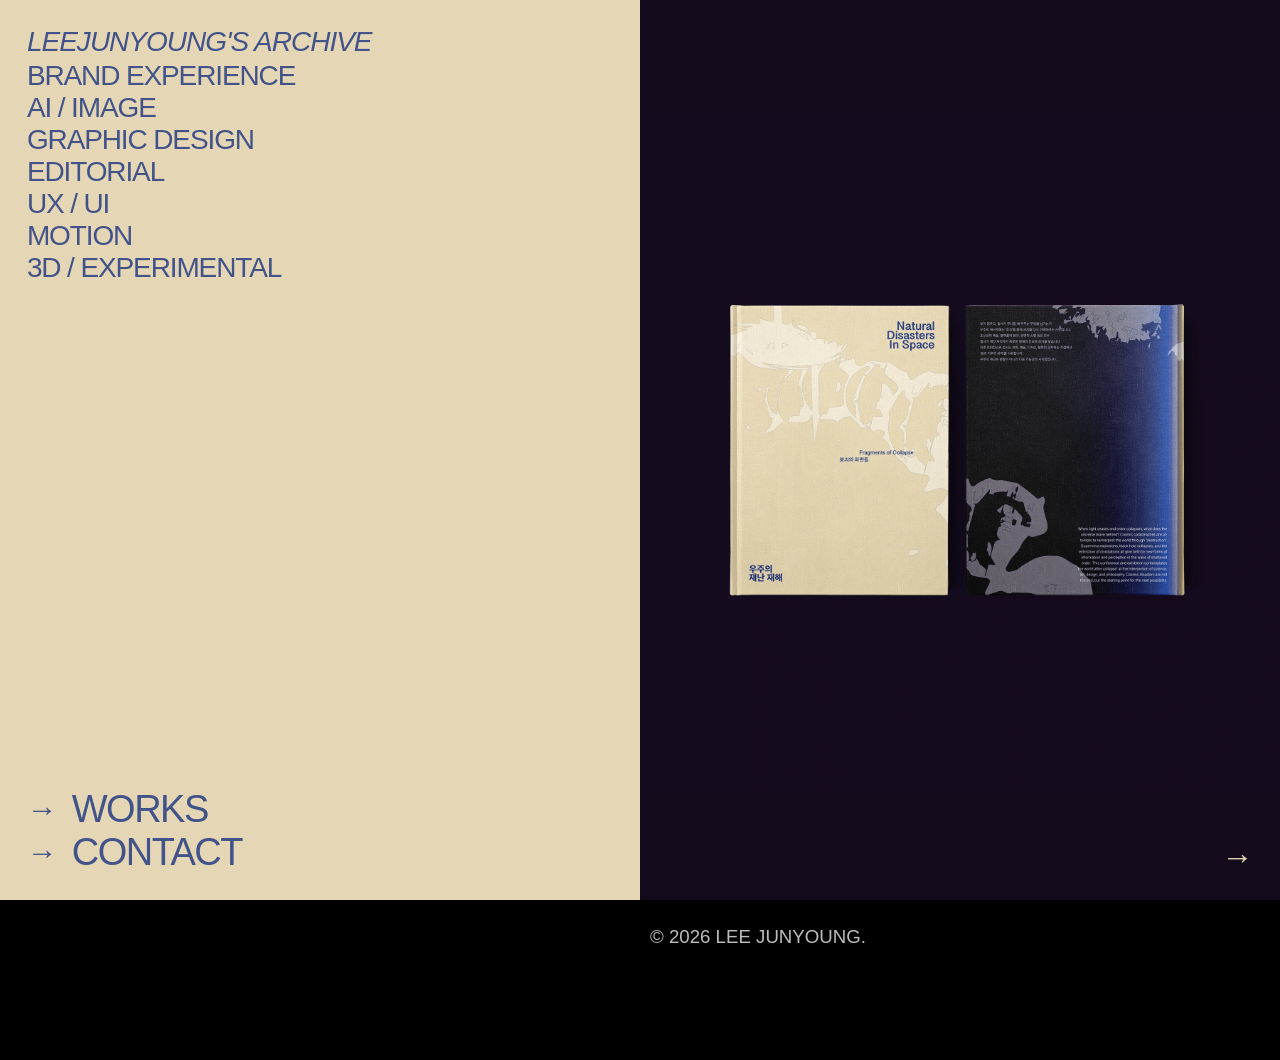
<file: index.html>
<!DOCTYPE html>
<html lang="en">
<head>
  <meta charset="UTF-8">
  <meta name="viewport" content="width=device-width, initial-scale=1.0">
  <title>Leejunyoung's Archive</title>
  <link rel="stylesheet" href="style.css?v=20260911-edge-fill">
  <meta name="description" content="Leejunyoung's Archive — 브랜드 경험, 그래픽 디자인, AI 이미지 포트폴리오.">
</head>
<body class="archive-page" data-theme="space-disasters">
  <main class="archive">
    <!-- LEFT -->
    <section class="archive-left">
      <div class="archive-info">
        <h1 class="archive-title">LEEJUNYOUNG'S ARCHIVE</h1>

        <nav class="category-list">
          <a href="#" data-category="brand" data-theme="sheer">BRAND EXPERIENCE</a>
          <a href="#" data-category="ai" data-theme="makeup-thumbnails">AI / IMAGE</a>
          <a href="#" data-category="graphic" data-theme="hanacard">GRAPHIC DESIGN</a>
          <a href="#" data-category="editorial" data-theme="space-disasters">EDITORIAL</a>
          <a href="#" data-category="uxui">UX / UI</a>
          <a href="#" data-category="motion">MOTION</a>
          <a href="#" data-category="experimental">3D / EXPERIMENTAL</a>
        </nav>
      </div>

      <!-- BOTTOM MENU -->
      <nav class="main-menu">
        <a href="works.html">
          <span class="arrow">→</span>
          <span>WORKS</span>
        </a>
        <a href="mailto:candy008777@gmail.com">
          <span class="arrow">→</span>
          <span>CONTACT</span>
        </a>
      </nav>
    </section>

    <!-- RIGHT -->
    <a class="archive-right" href="space-disasters.html" aria-label="우주의 재난재해 프로젝트 보기"></a>
    <button class="theme-next" type="button" aria-label="다음 프로젝트 보기">→</button>
  </main>

  <script src="script.js?v=20260911-cover-background"></script>
  <footer class="site-copyright"><p>© 2026 LEE JUNYOUNG.</p></footer>
</body>
</html>
</file>
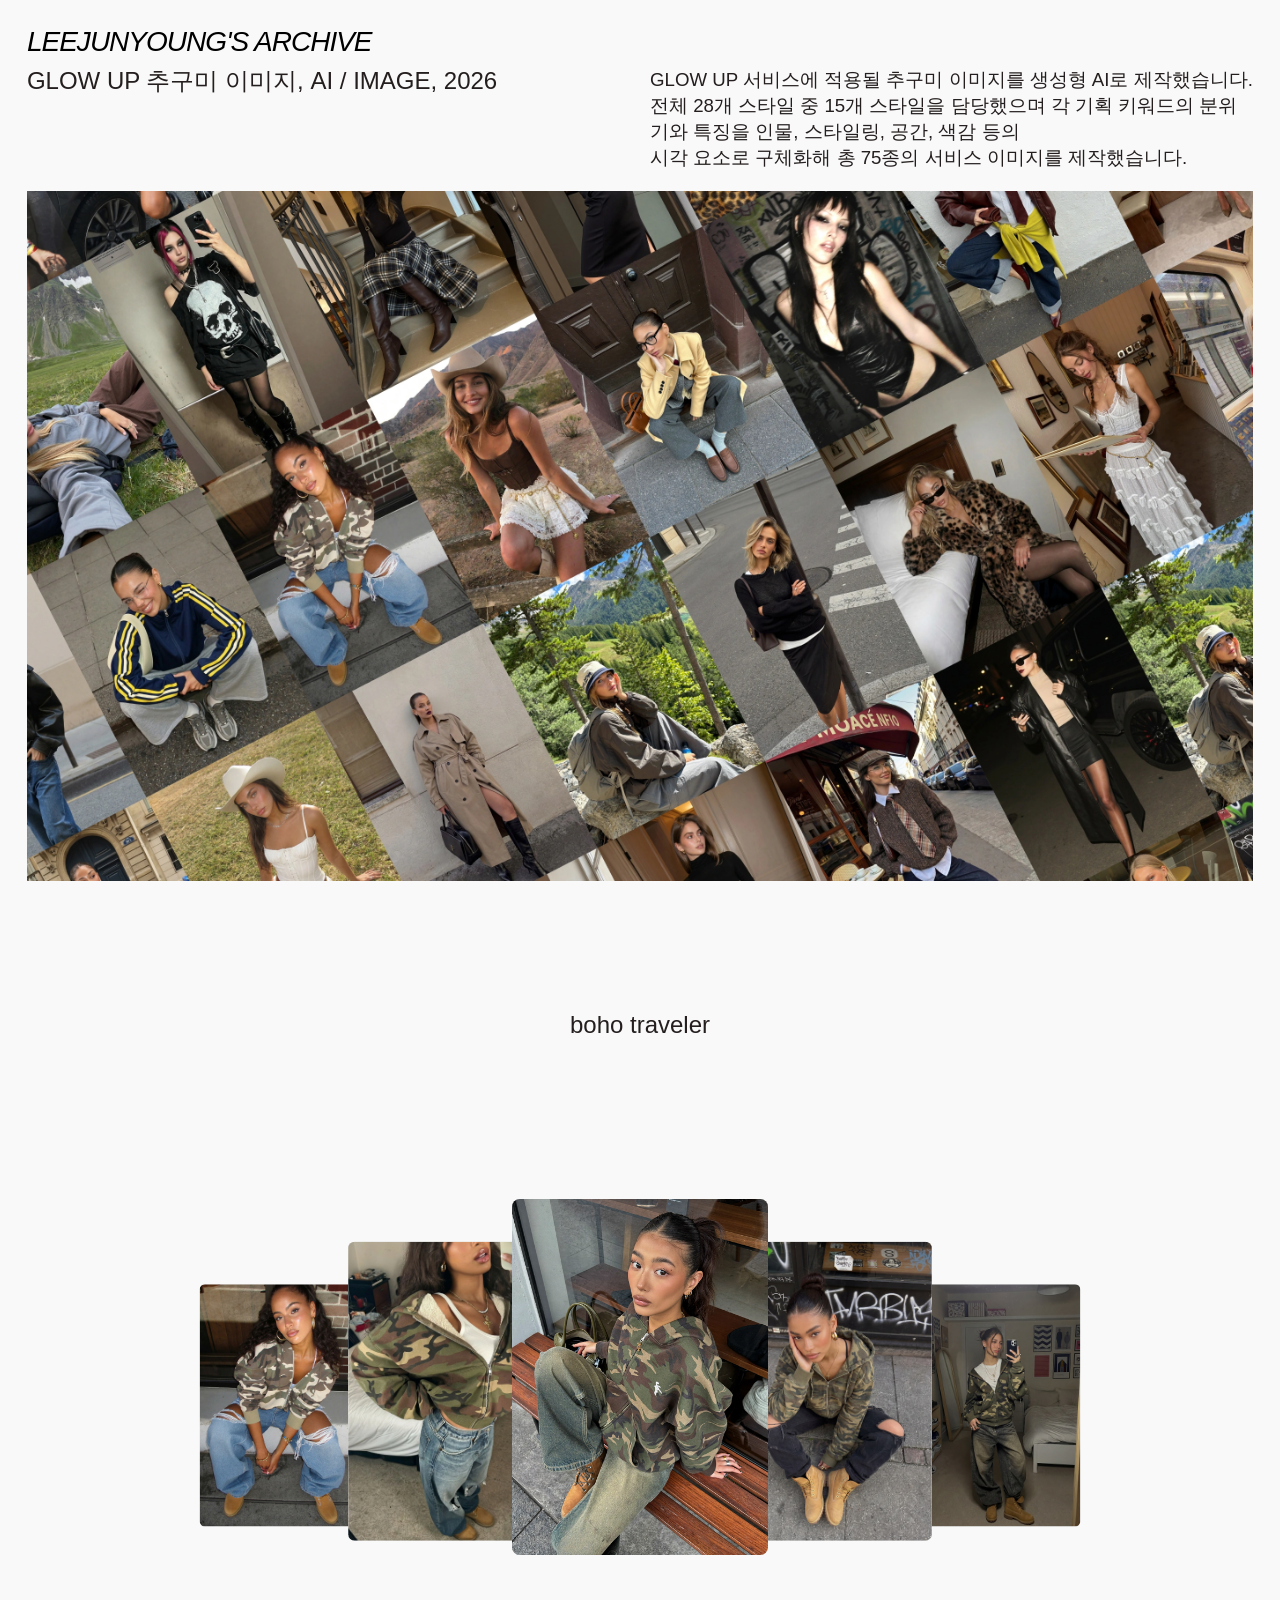
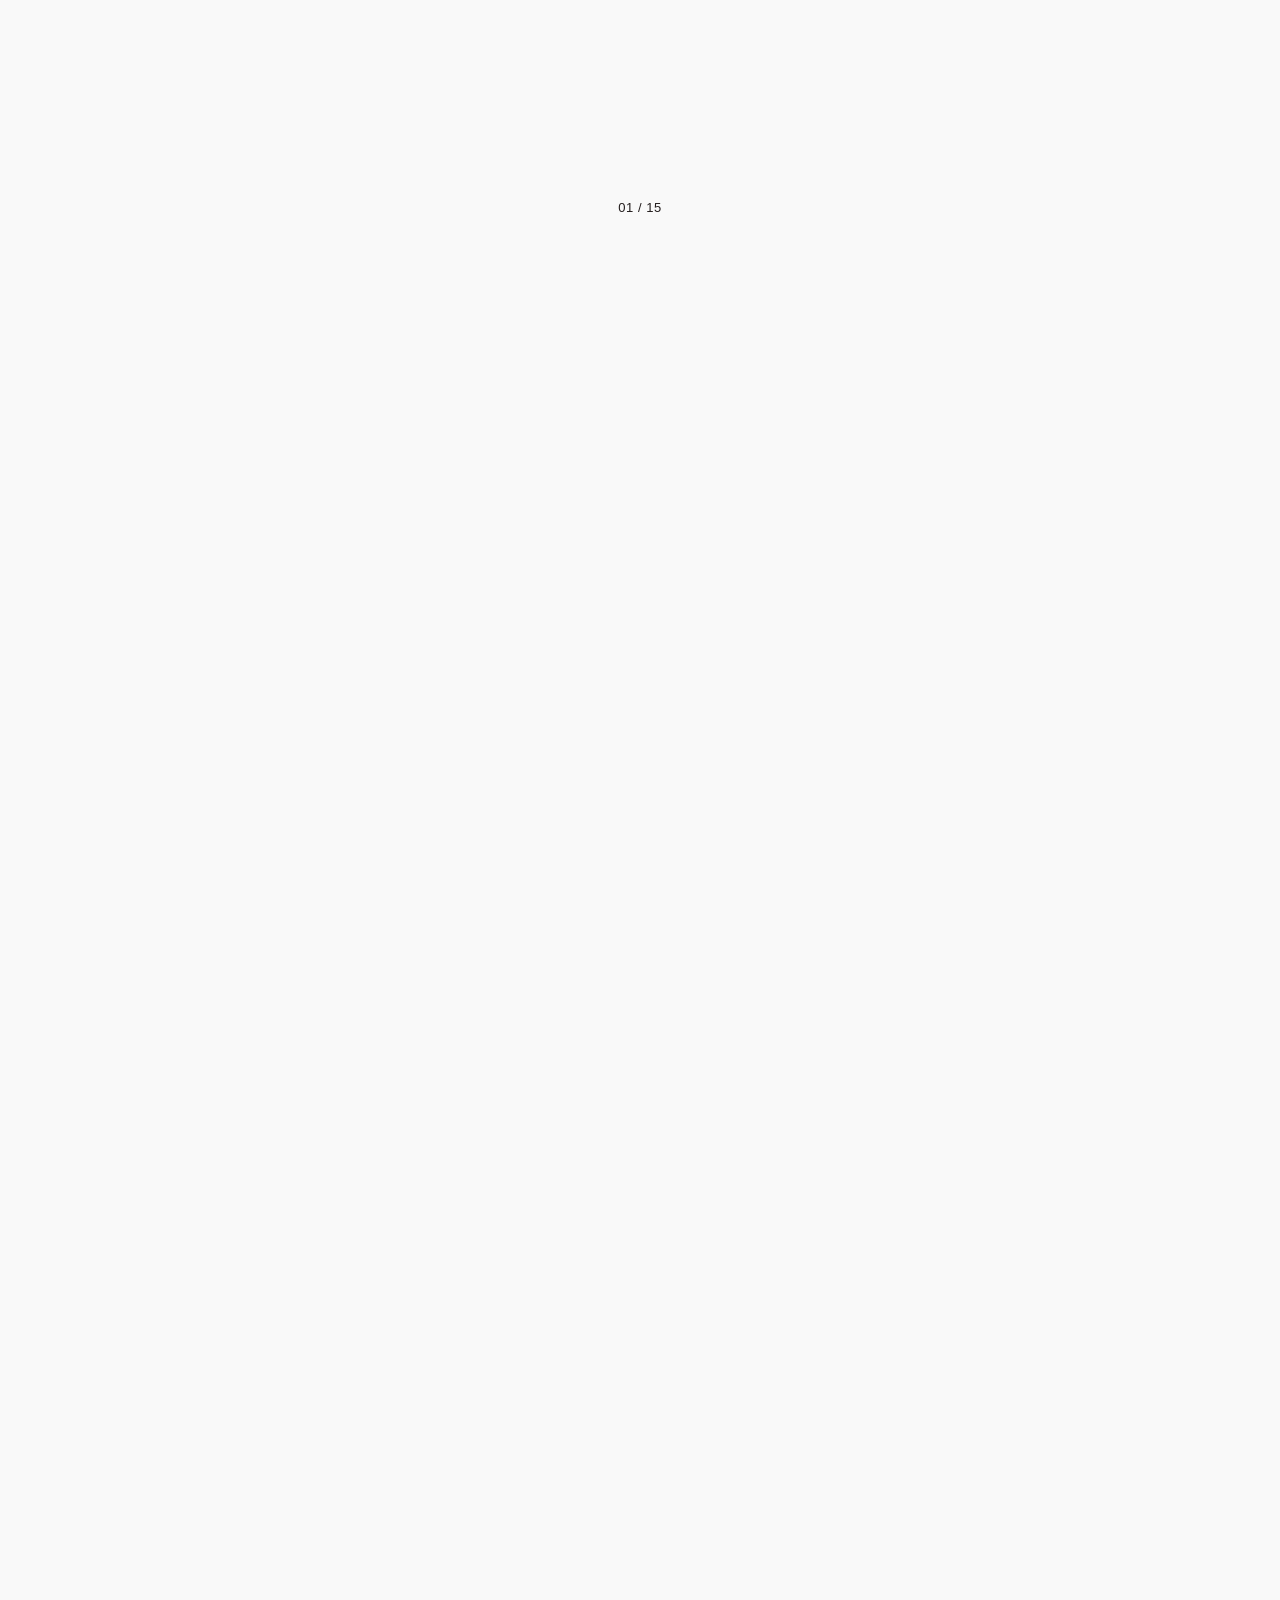
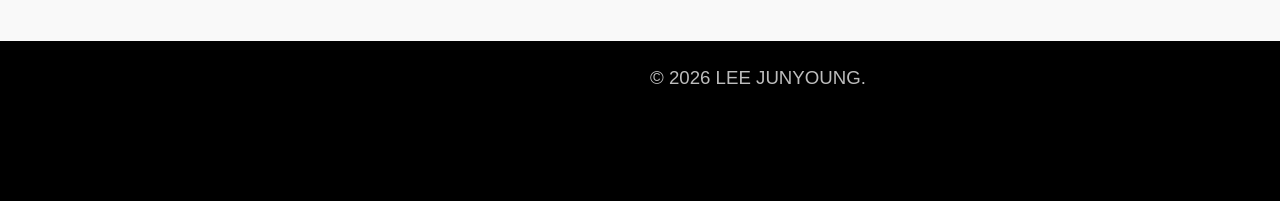
<file: glow-up.html>
<!DOCTYPE html>
<html lang="ko">
<head>
  <meta charset="UTF-8">
  <meta name="viewport" content="width=device-width, initial-scale=1.0">
  <title>GLOW UP 추구미 이미지 — Leejunyoung's Archive</title>
  <link rel="stylesheet" href="style.css?v=20260911-proportional-cards">
  <meta name="description" content="GLOW UP 추구미 이미지 — Leejunyoung's Archive — 브랜드 경험, 그래픽 디자인, AI 이미지 포트폴리오.">
</head>
<body class="project-page glow-page">
  <header class="project-header project-columns glow-header">
    <div class="project-heading">
      <a class="project-logo" href="index.html">LEEJUNYOUNG'S ARCHIVE</a>
      <p>GLOW UP 추구미 이미지, AI / IMAGE, 2026</p>
    </div>

    <p class="project-intro glow-intro">
      GLOW UP 서비스에 적용될 추구미 이미지를 생성형 AI로 제작했습니다.<br>
      전체 28개 스타일 중 15개 스타일을 담당했으며 각 기획 키워드의 분위기와 특징을 인물, 스타일링, 공간, 색감 등의<br>
      시각 요소로 구체화해 총 75종의 서비스 이미지를 제작했습니다.
    </p>
  </header>

  <figure class="glow-hero">
    <img src="images/glow-up/glow-up-intro.webp" alt="GLOW UP 추구미 이미지 스타일 콜라주" width="2784" height="1566" decoding="async">
  </figure>

  <main class="glow-scroll" aria-label="GLOW UP 이미지 카테고리 갤러리">
    <section class="glow-stage" aria-live="polite">
      <p class="glow-category">boho traveler</p>

      <div class="glow-fan">
        <figure class="glow-card glow-card--far-left"><img alt=""></figure>
        <figure class="glow-card glow-card--left"><img alt=""></figure>
        <figure class="glow-card glow-card--center"><img alt=""></figure>
        <figure class="glow-card glow-card--right"><img alt=""></figure>
        <figure class="glow-card glow-card--far-right"><img alt=""></figure>
      </div>

      <p class="glow-counter"><span>01</span> / 15</p>
    </section>
  </main>

  <script src="glow-up.js?v=20260911-webp"></script>
  <footer class="site-copyright"><p>© 2026 LEE JUNYOUNG.</p></footer>
</body>
</html>
</file>
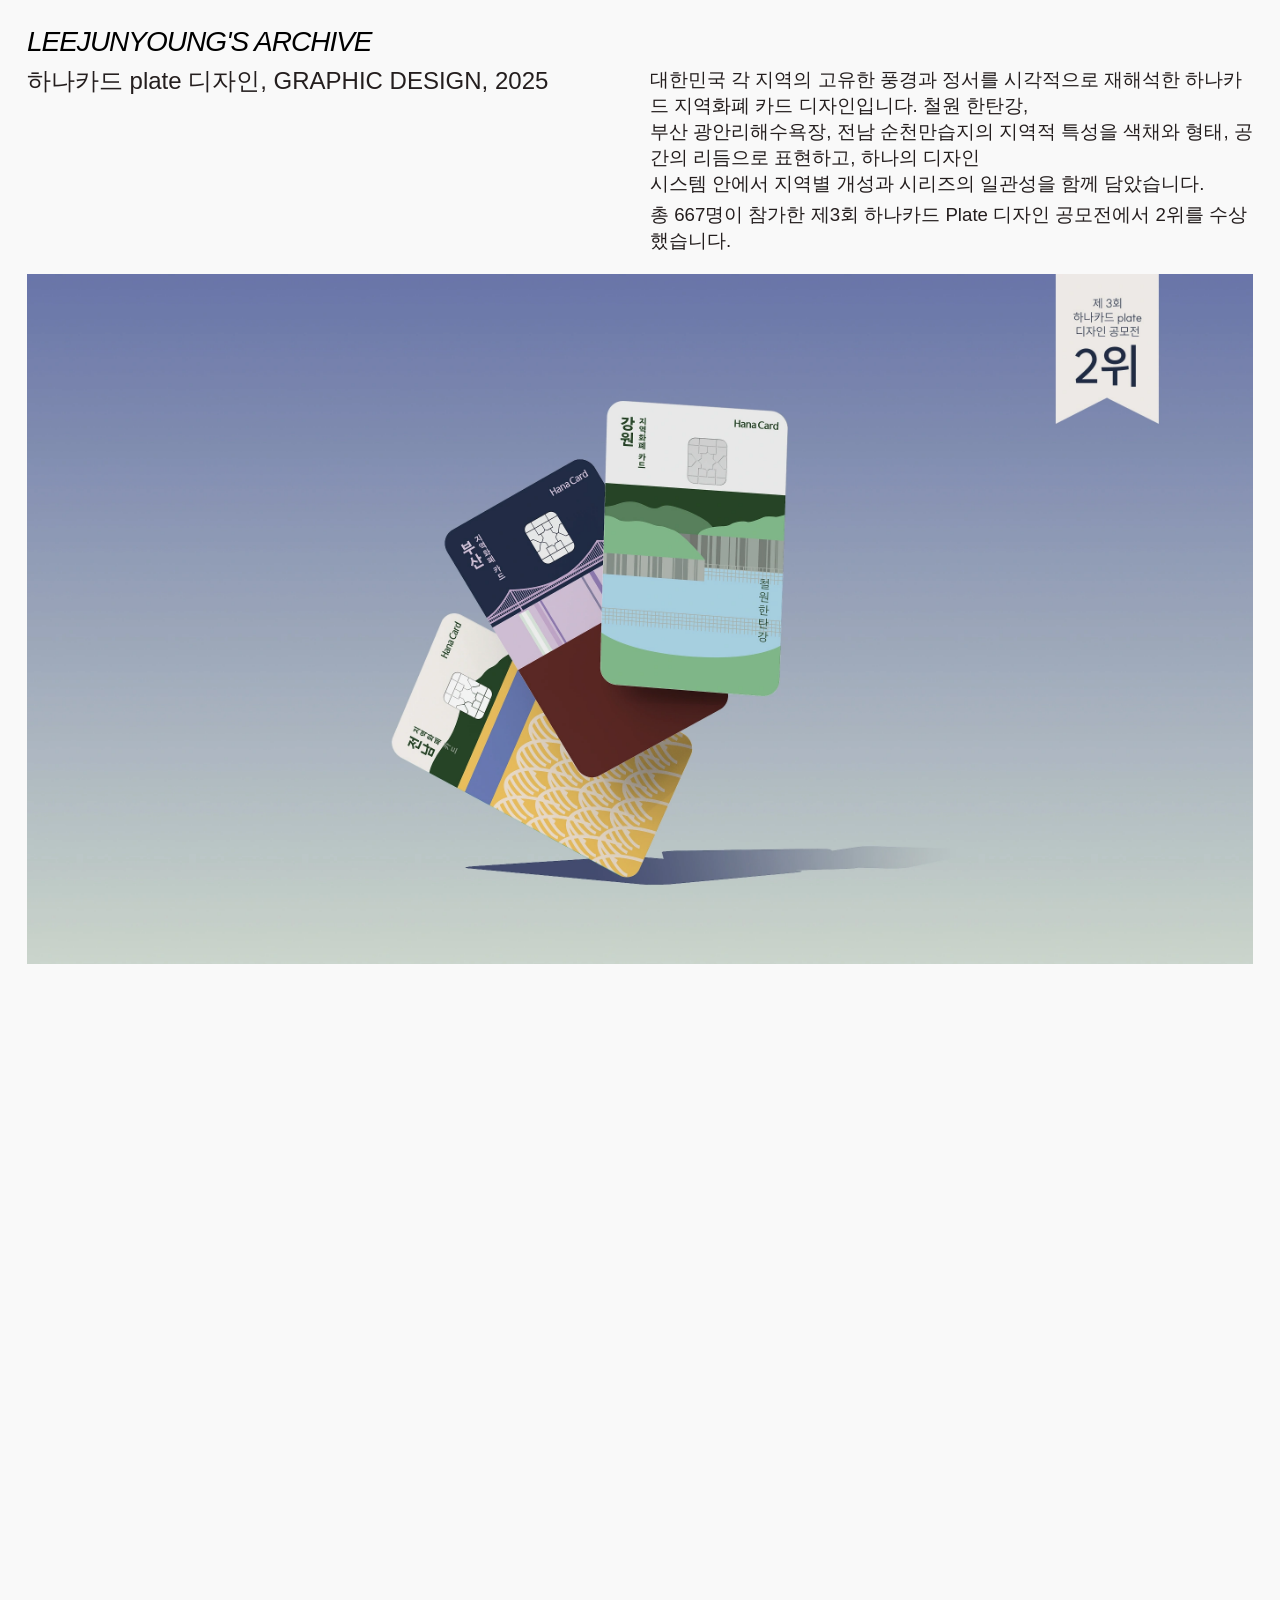
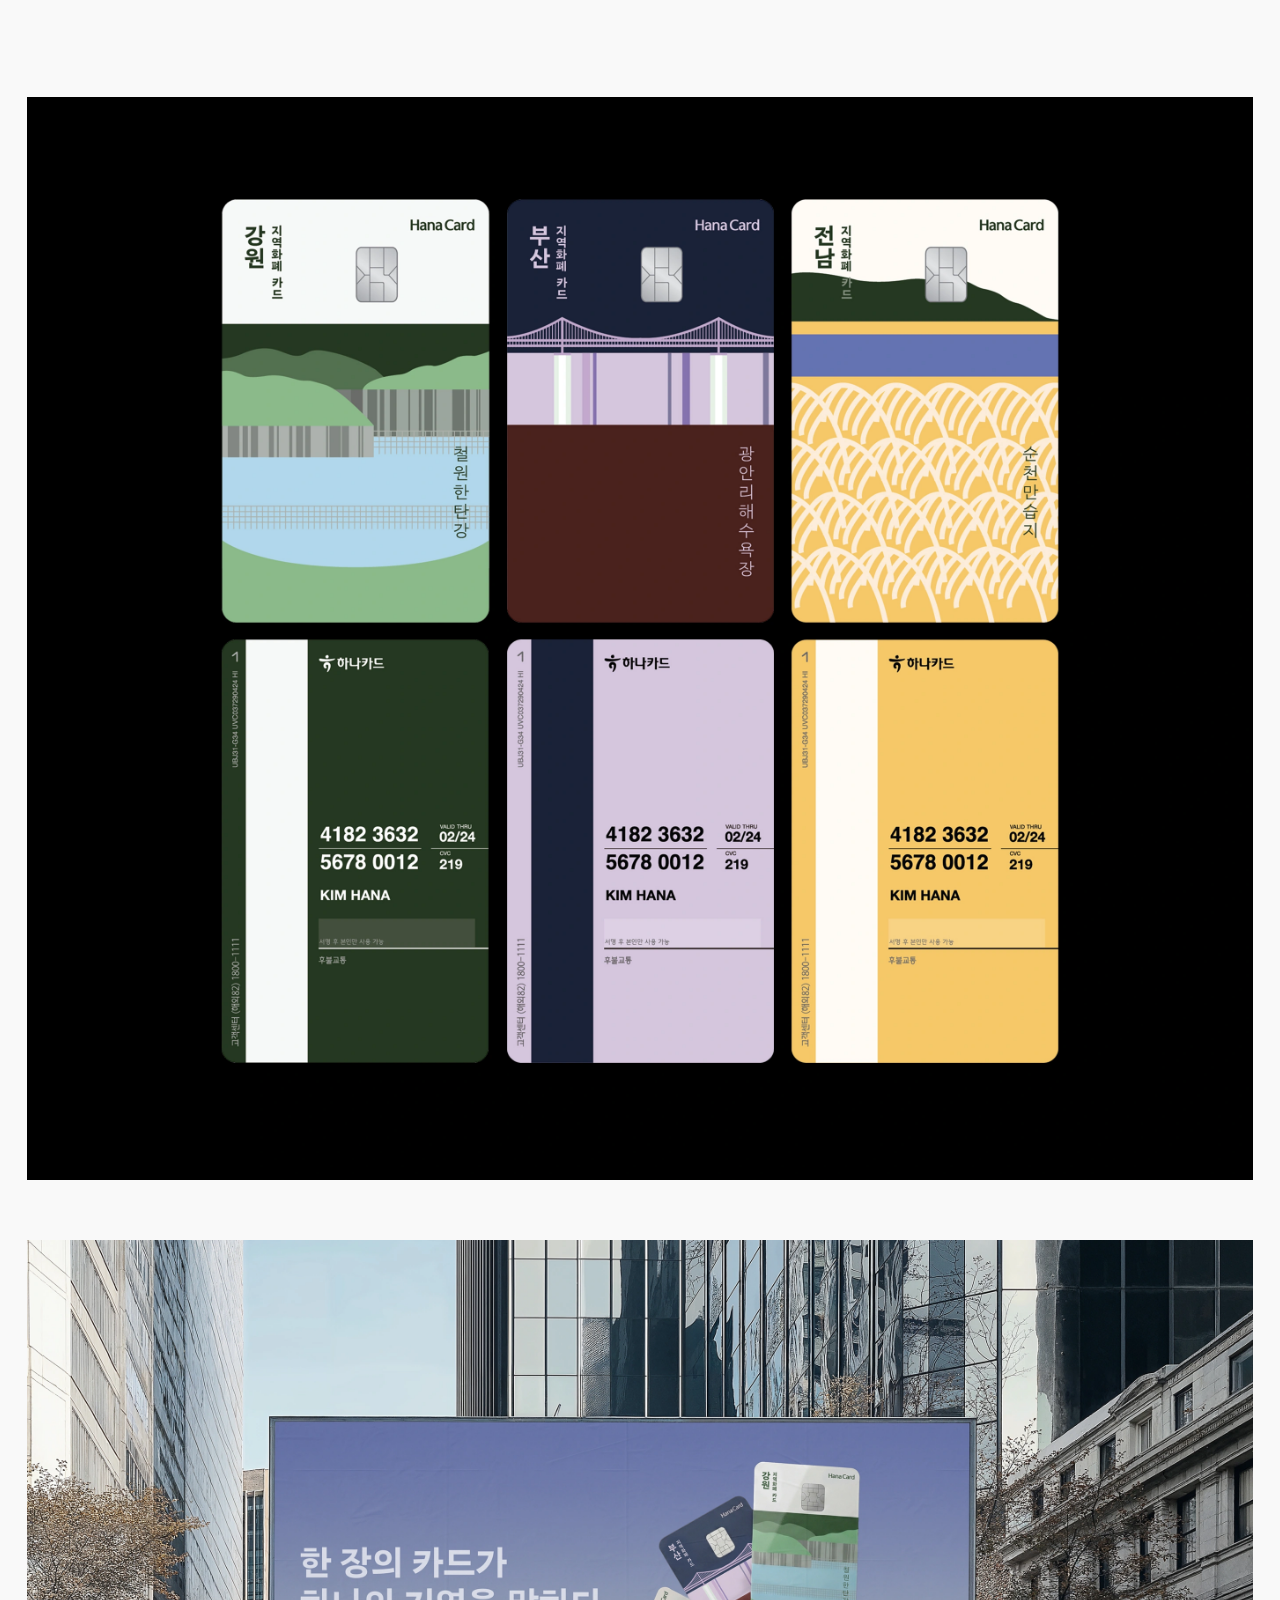
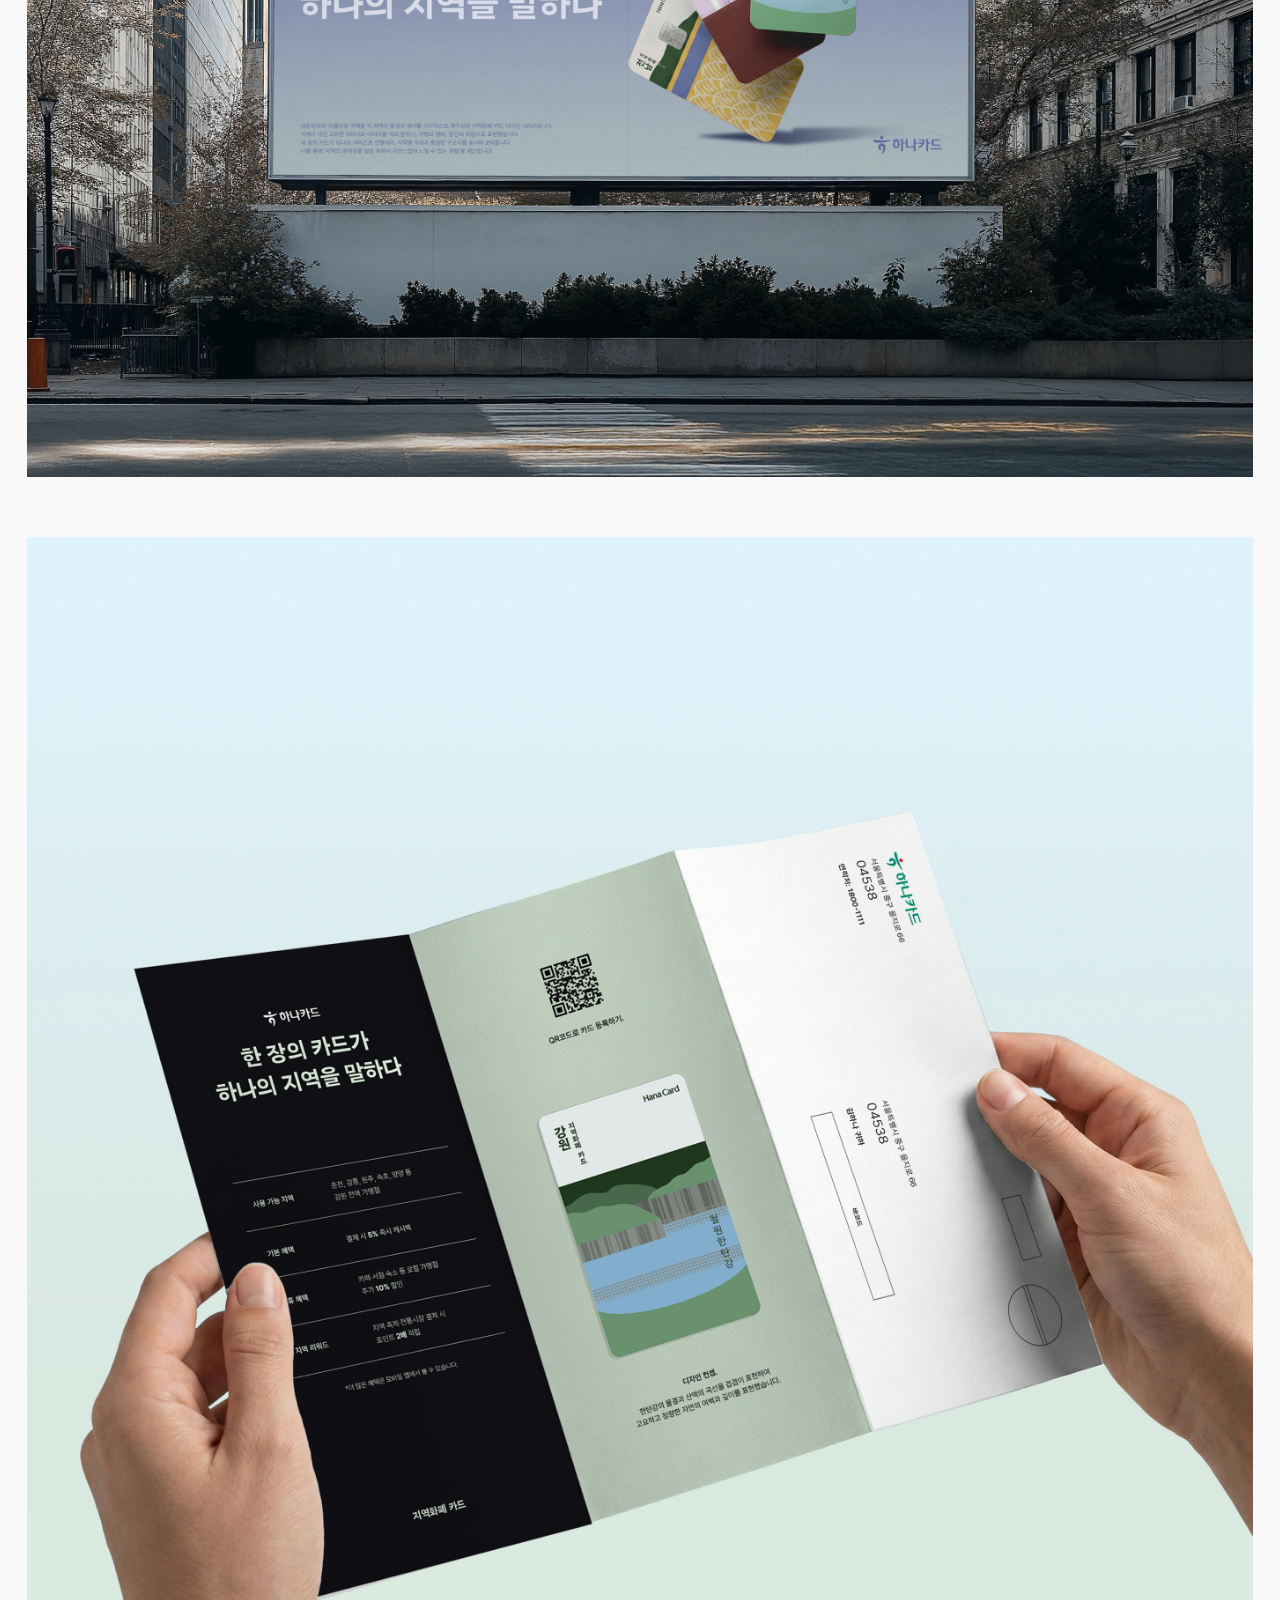
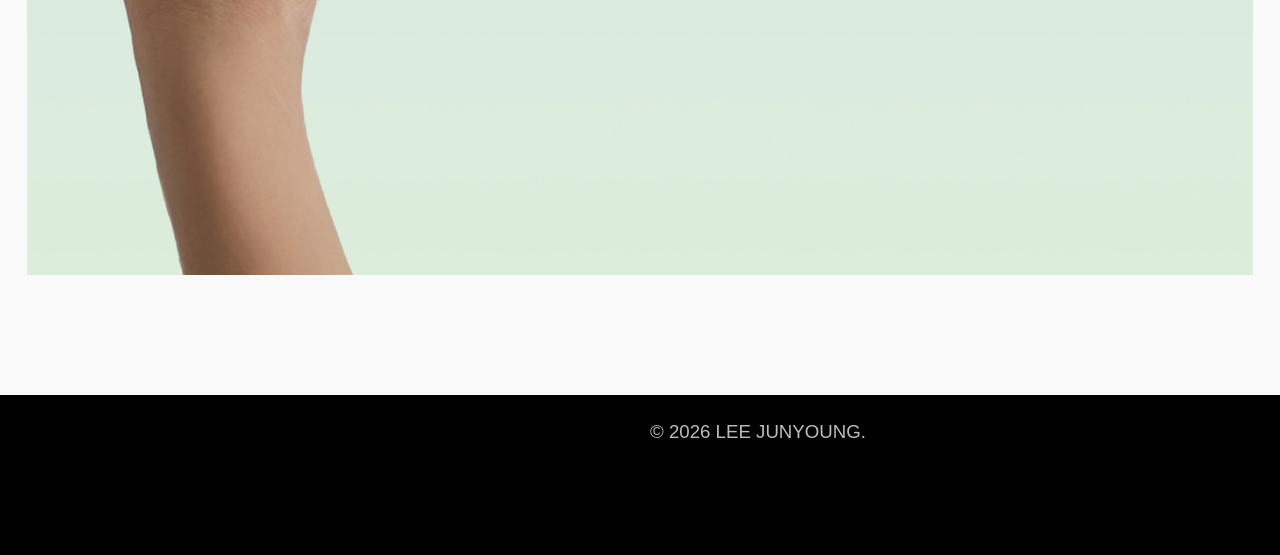
<file: hanacard.html>
<!DOCTYPE html>
<html lang="ko">
<head>
  <meta charset="UTF-8">
  <meta name="viewport" content="width=device-width, initial-scale=1.0">
  <title>하나카드 Plate 디자인 — Leejunyoung's Archive</title>
  <link rel="stylesheet" href="style.css?v=20260911-footer-type">
  <meta name="description" content="하나카드 Plate 디자인 — Leejunyoung's Archive — 브랜드 경험, 그래픽 디자인, AI 이미지 포트폴리오.">
</head>
<body class="project-page hanacard-page">
  <header class="project-header project-columns">
    <div class="project-heading">
      <a class="project-logo" href="index.html">LEEJUNYOUNG'S ARCHIVE</a>
      <p>하나카드 plate 디자인, GRAPHIC DESIGN, 2025</p>
    </div>

    <div class="project-intro hanacard-intro">
      <p>대한민국 각 지역의 고유한 풍경과 정서를 시각적으로 재해석한 하나카드 지역화폐 카드 디자인입니다. 철원 한탄강,<br>
        부산 광안리해수욕장, 전남 순천만습지의 지역적 특성을 색채와 형태, 공간의 리듬으로 표현하고, 하나의 디자인<br>
        시스템 안에서 지역별 개성과 시리즈의 일관성을 함께 담았습니다.</p>
      <p class="hanacard-award">총 667명이 참가한 제3회 하나카드 Plate 디자인 공모전에서 2위를 수상했습니다.</p>
    </div>
  </header>

  <main class="hanacard-media-list">
    <figure class="hanacard-media">
      <img src="images/hanacard/hanacard_1.webp" alt="하나카드 지역화폐 Plate 디자인 메인 비주얼" width="2784" height="1566" decoding="async">
    </figure>

    <figure class="hanacard-media">
      <video autoplay muted loop playsinline preload="metadata">
        <source src="images/hanacard/hanacard_2.mp4" type="video/mp4">
      </video>
    </figure>

    <figure class="hanacard-media">
      <img src="images/hanacard/hanacard_3.webp" alt="하나카드 지역화폐 카드 디자인 시리즈" width="2784" height="2460" decoding="async">
    </figure>

    <figure class="hanacard-media">
      <img src="images/hanacard/hanacard_4.webp" alt="하나카드 지역화폐 옥외광고 디자인" width="2784" height="1900" decoding="async" loading="lazy">
    </figure>

    <figure class="hanacard-media">
      <img src="images/hanacard/hanacard_5.webp" alt="하나카드 지역화폐 리플릿 디자인" width="2784" height="3038" decoding="async" loading="lazy">
    </figure>
  </main>
  <footer class="site-copyright"><p>© 2026 LEE JUNYOUNG.</p></footer>
</body>
</html>
</file>
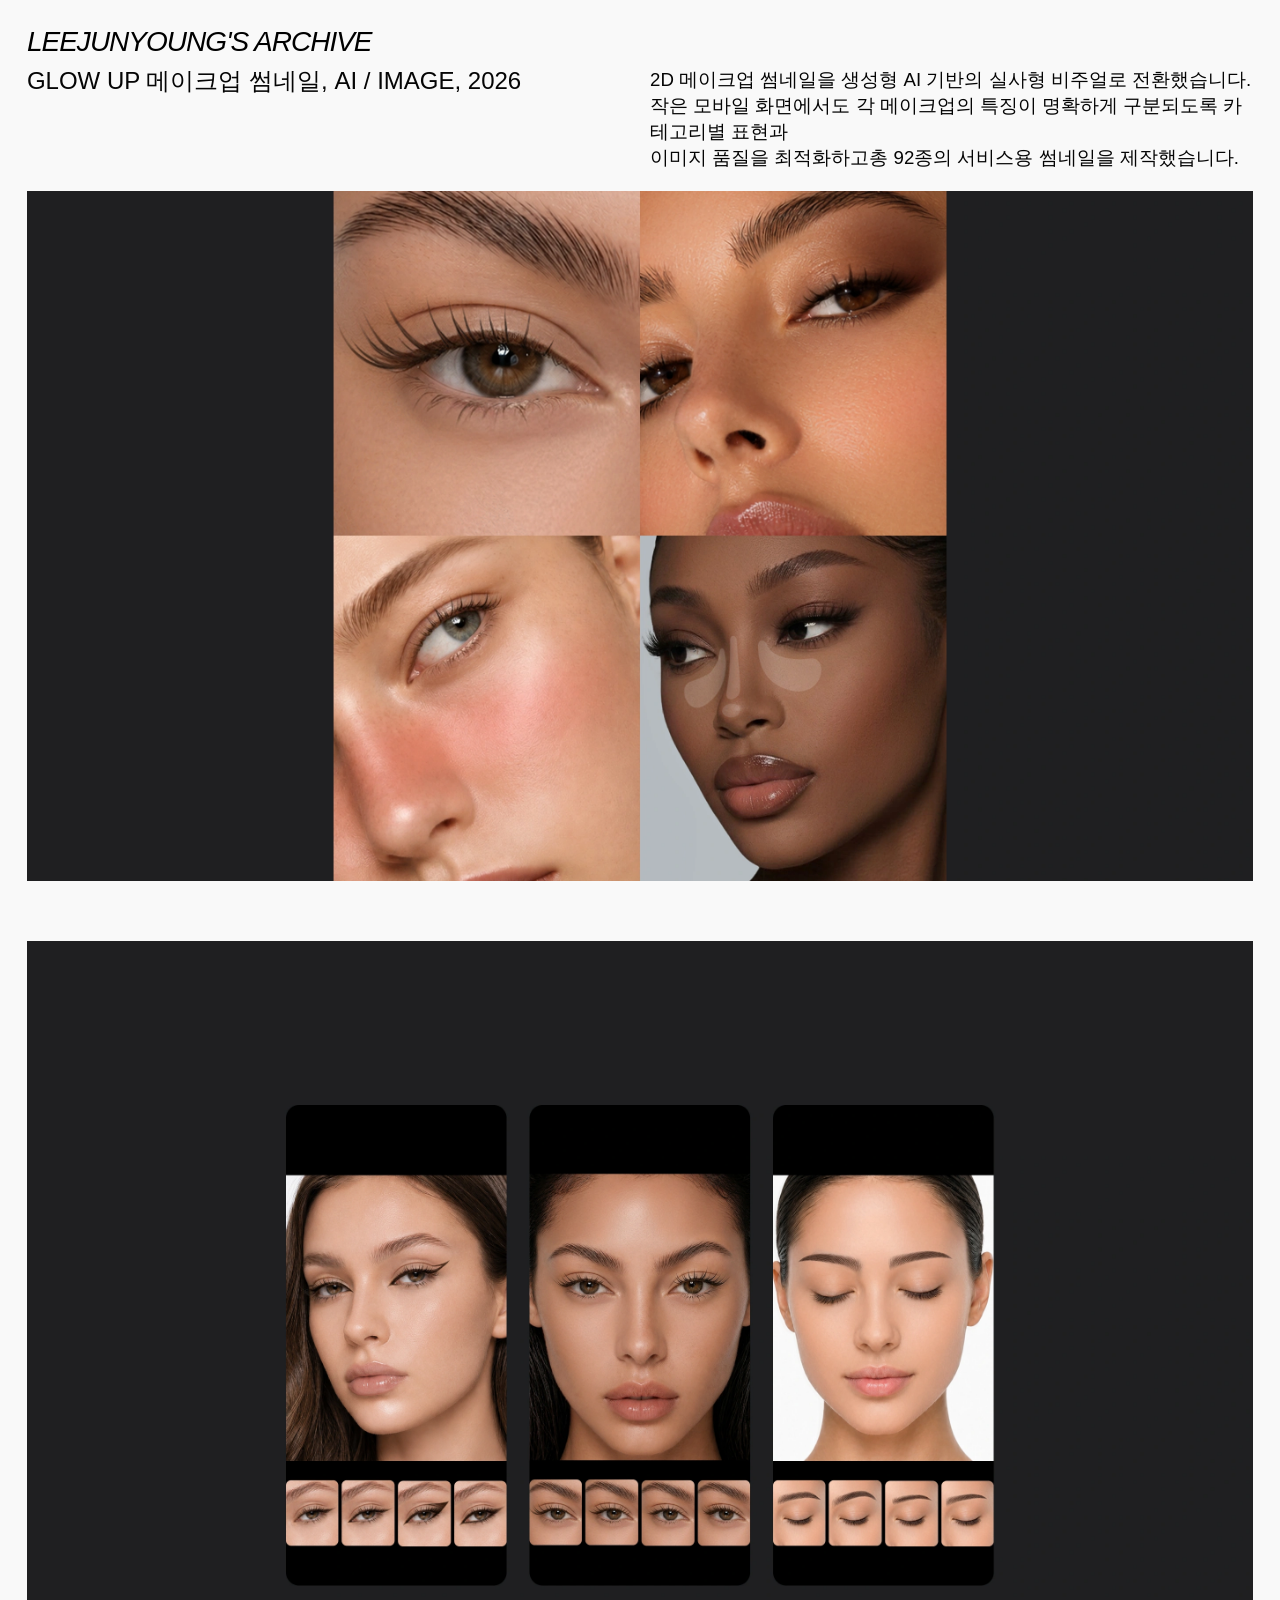
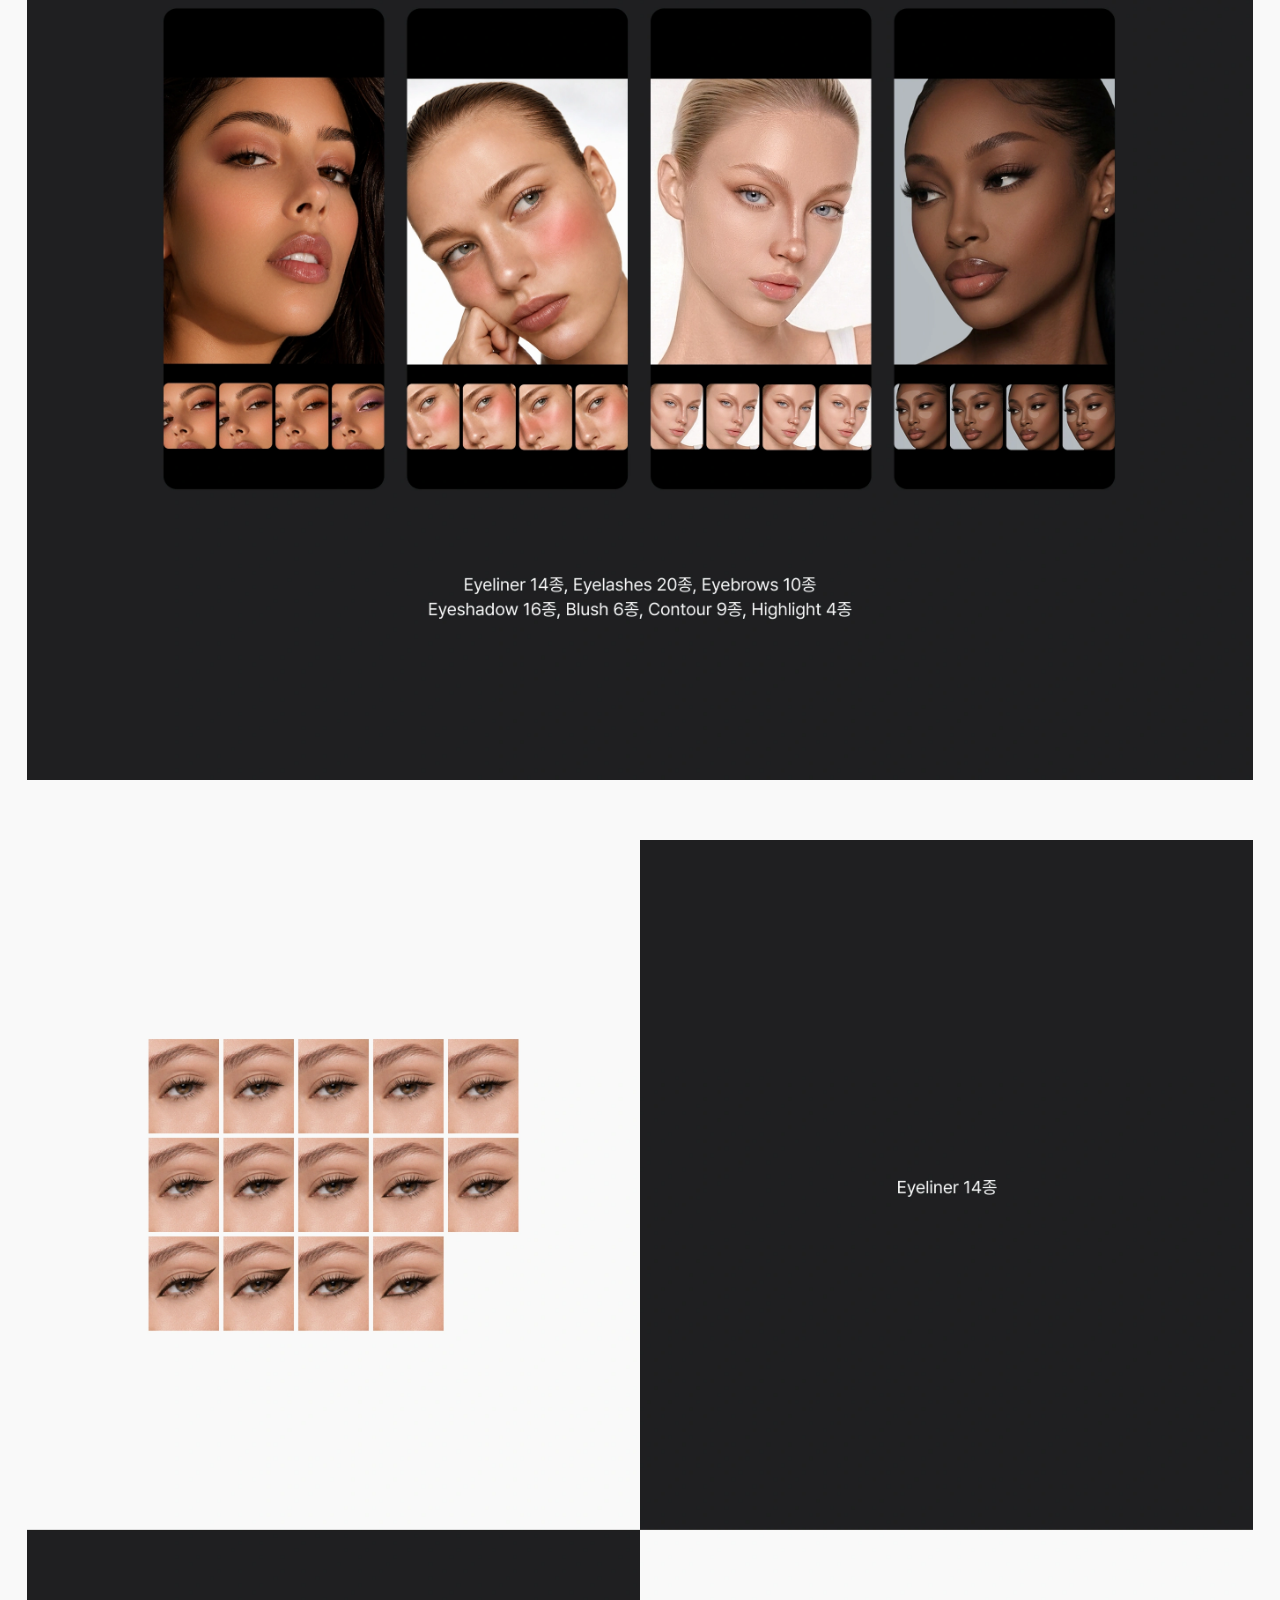
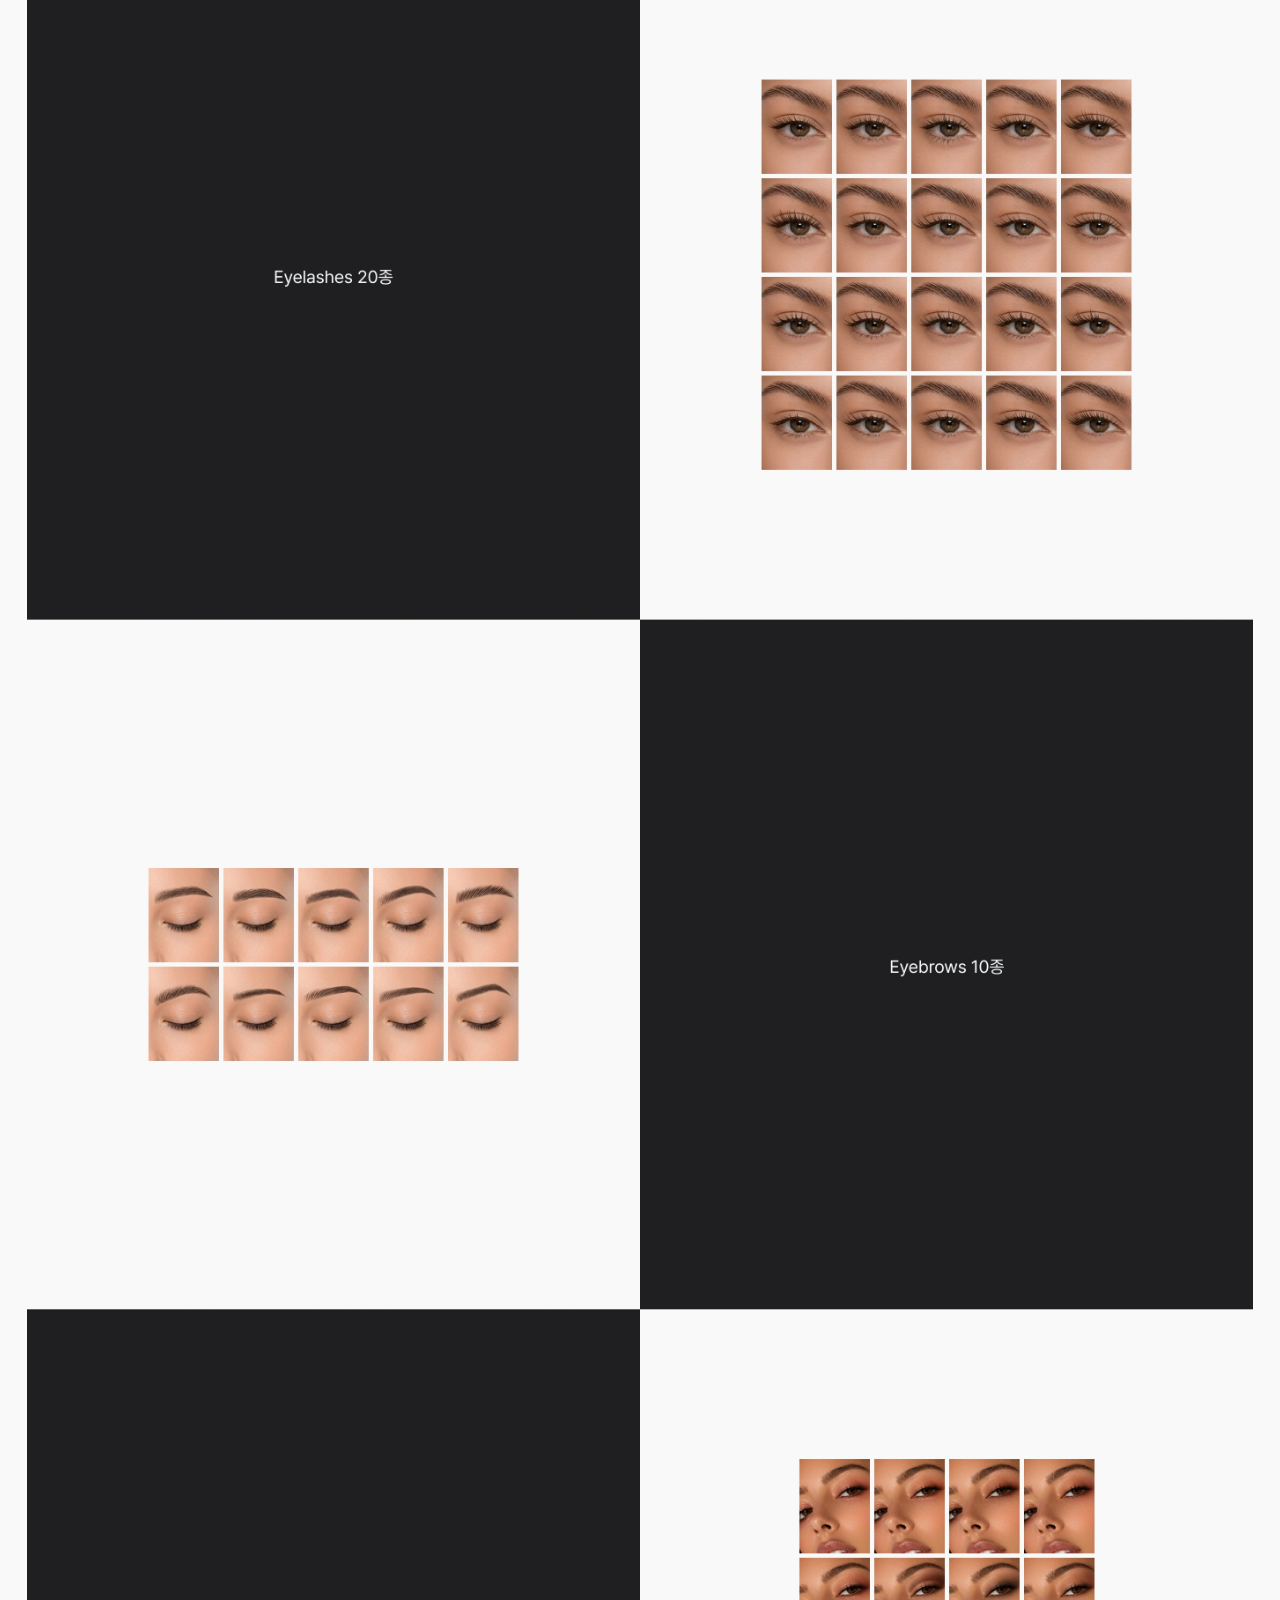
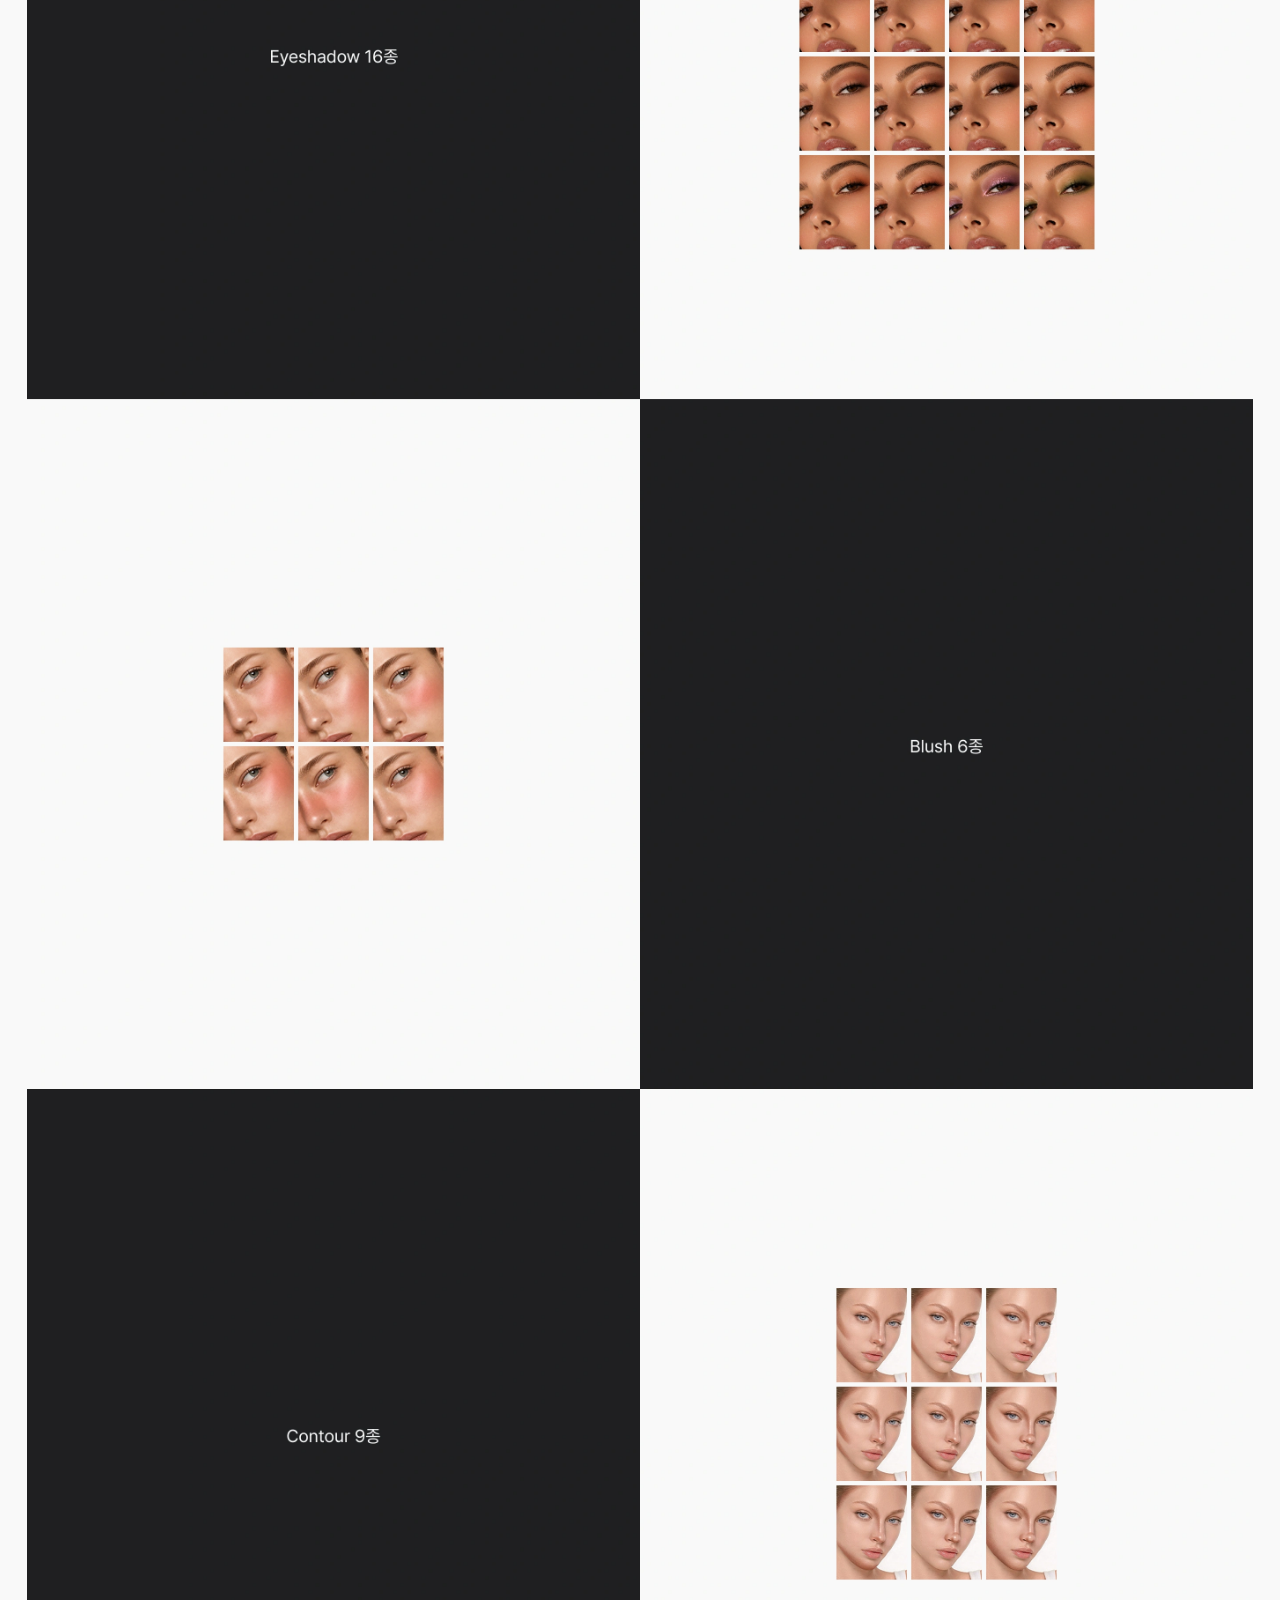
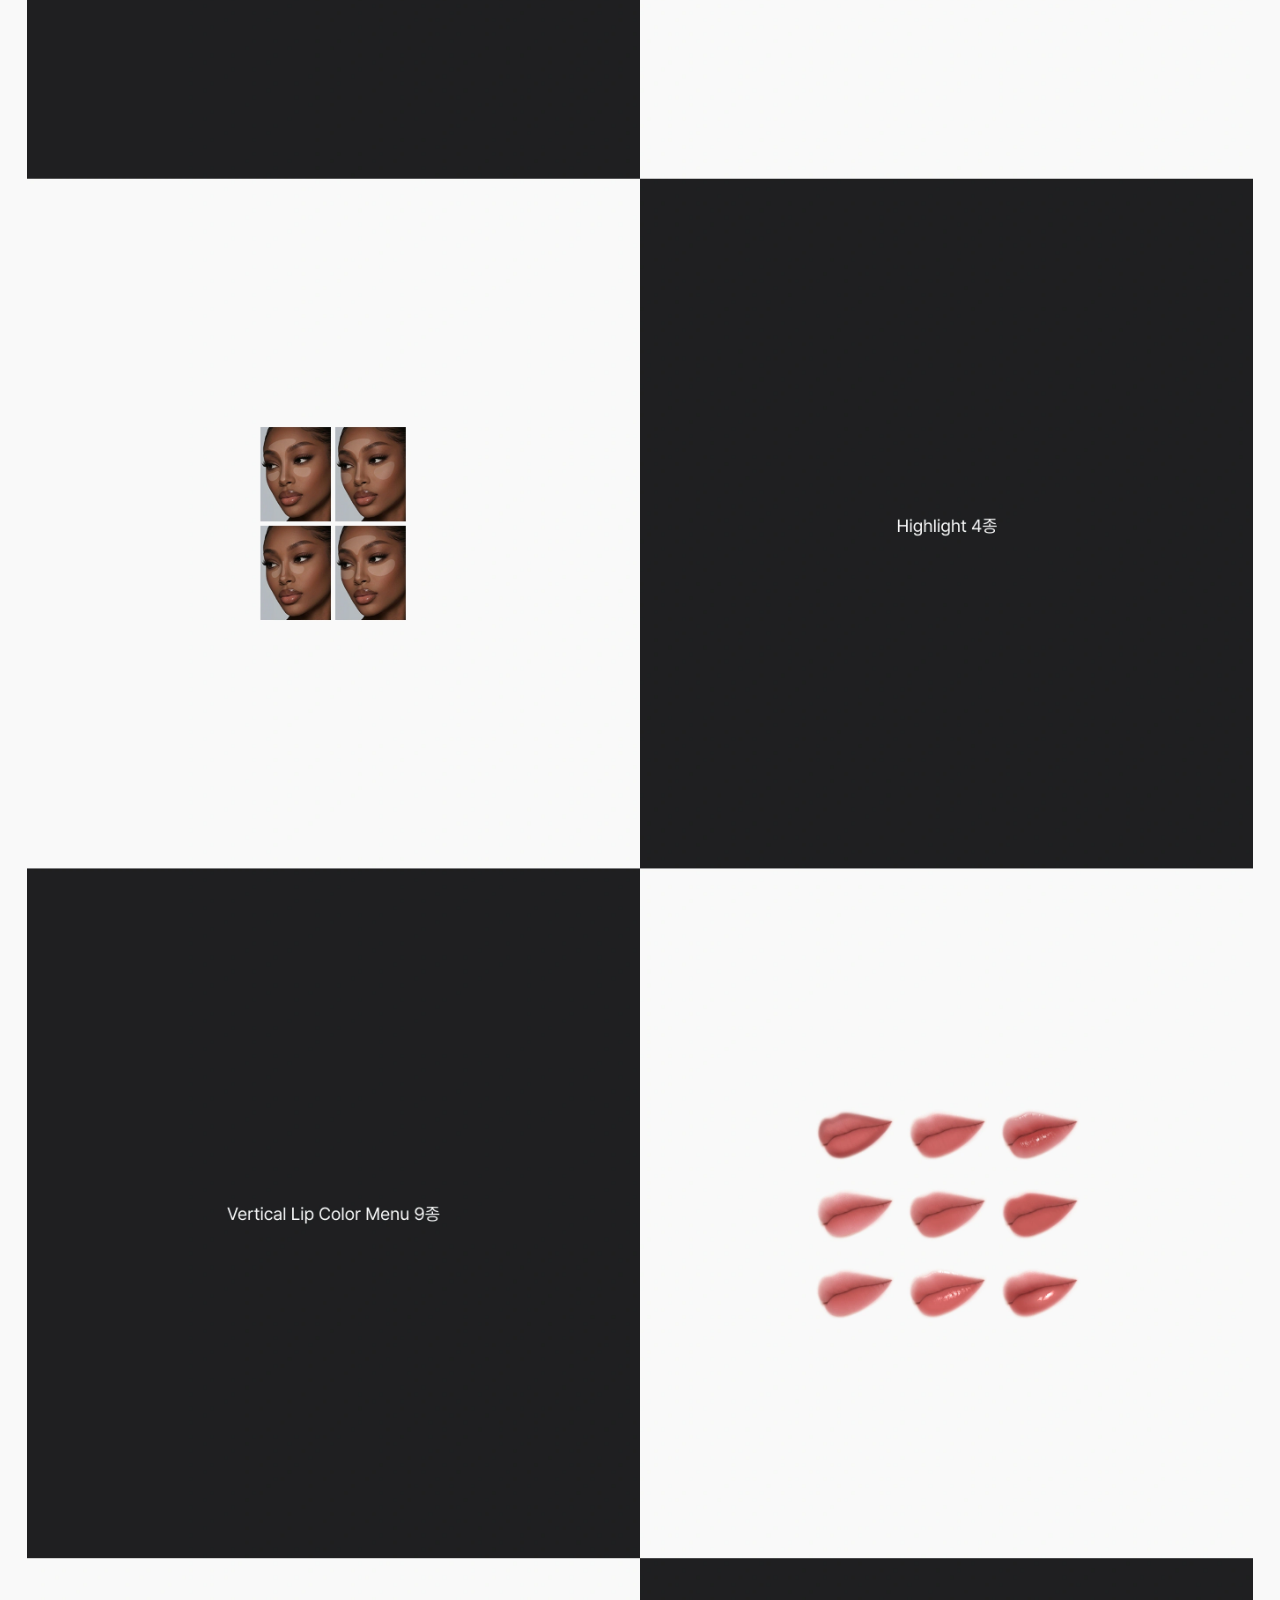
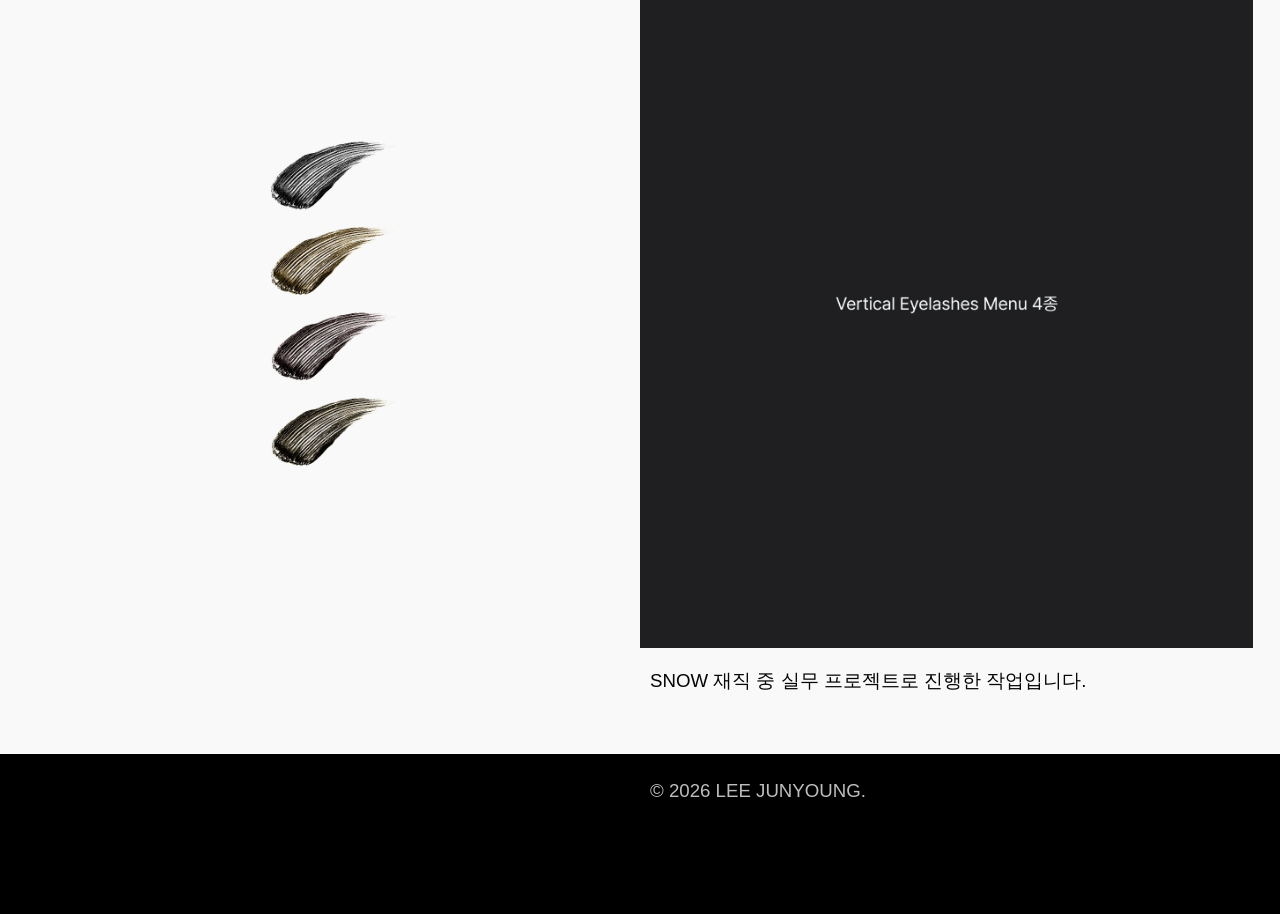
<file: makeup-thumbnails.html>
<!DOCTYPE html>
<html lang="ko">
<head>
  <meta charset="UTF-8">
  <meta name="viewport" content="width=device-width, initial-scale=1.0">
  <title>GLOW UP 메이크업 썸네일 — Leejunyoung's Archive</title>
  <link rel="stylesheet" href="style.css?v=20260911-footer-type">
  <meta name="description" content="GLOW UP 메이크업 썸네일 — Leejunyoung's Archive — 브랜드 경험, 그래픽 디자인, AI 이미지 포트폴리오.">
</head>
<body class="project-page makeup-thumbnails-page">
  <header class="project-header project-columns">
    <div class="project-heading">
      <a class="project-logo" href="index.html">LEEJUNYOUNG'S ARCHIVE</a>
      <p><span class="project-title-part">GLOW UP 메이크업 썸네일,</span> <span class="project-title-part">AI / IMAGE, 2026</span></p>
    </div>

    <p class="project-intro makeup-thumbnails-intro">
      2D 메이크업 썸네일을 생성형 AI 기반의 실사형 비주얼로 전환했습니다.<br>
      작은 모바일 화면에서도 각 메이크업의 특징이 명확하게 구분되도록 카테고리별 표현과<br>
      이미지 품질을 최적화하고총 92종의 서비스용 썸네일을 제작했습니다.
    </p>
  </header>

  <main class="makeup-thumbnails-media-list">
    <figure class="makeup-thumbnails-media">
      <img src="images/makeup-thumbnails/makeup_1.webp" alt="GLOW UP 메이크업 썸네일 메인 비주얼" width="2784" height="1566" decoding="async">
    </figure>

    <figure class="makeup-thumbnails-media">
      <img src="images/makeup-thumbnails/makeup_2.webp" alt="GLOW UP 메이크업 카테고리별 썸네일 디자인" width="2784" height="3266" decoding="async">
    </figure>

    <figure class="makeup-thumbnails-media">
      <img src="images/makeup-thumbnails/makeup_3.webp" alt="GLOW UP 메이크업 서비스 썸네일 상세 이미지" width="2784" height="14094" decoding="async" loading="lazy">
    </figure>
  </main>

  <footer class="makeup-thumbnails-footer project-columns">
    <p>SNOW 재직 중 실무 프로젝트로 진행한 작업입니다.</p>
  </footer>
  <footer class="site-copyright"><p>© 2026 LEE JUNYOUNG.</p></footer>
</body>
</html>
</file>
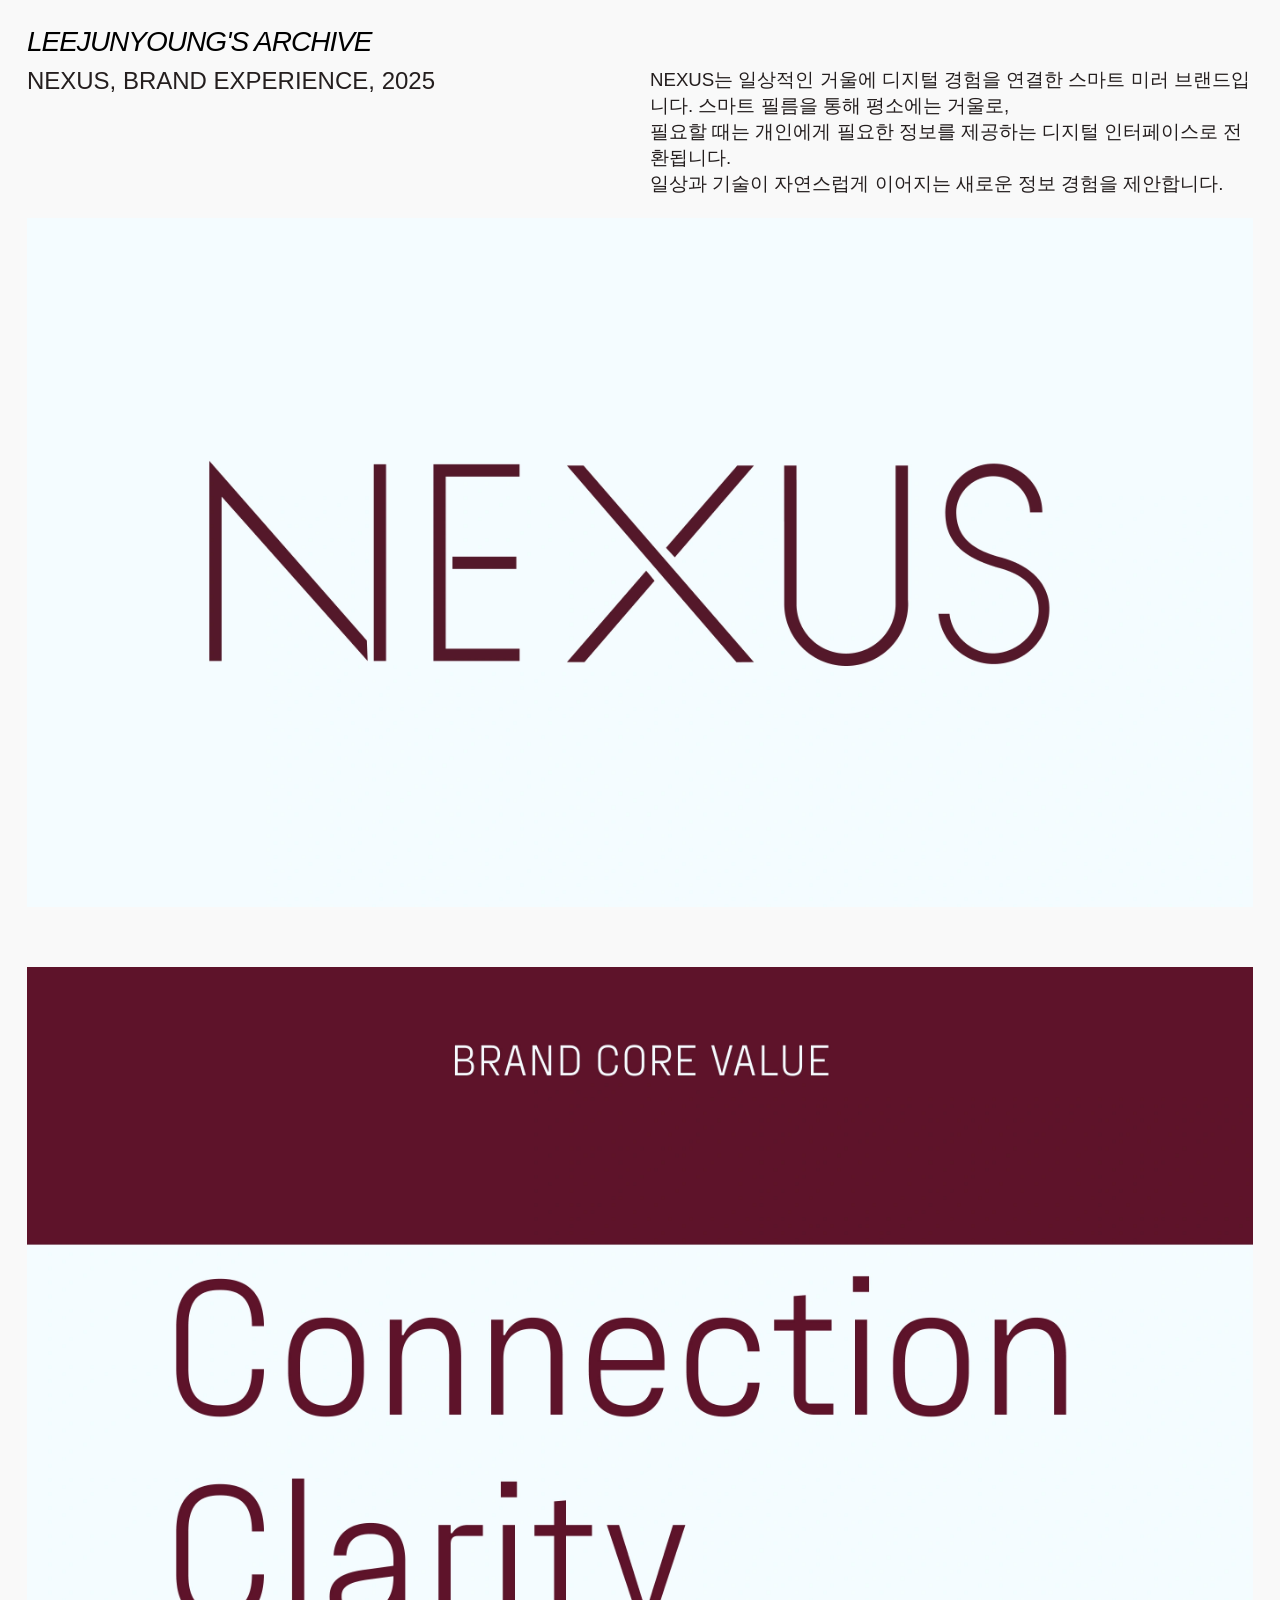
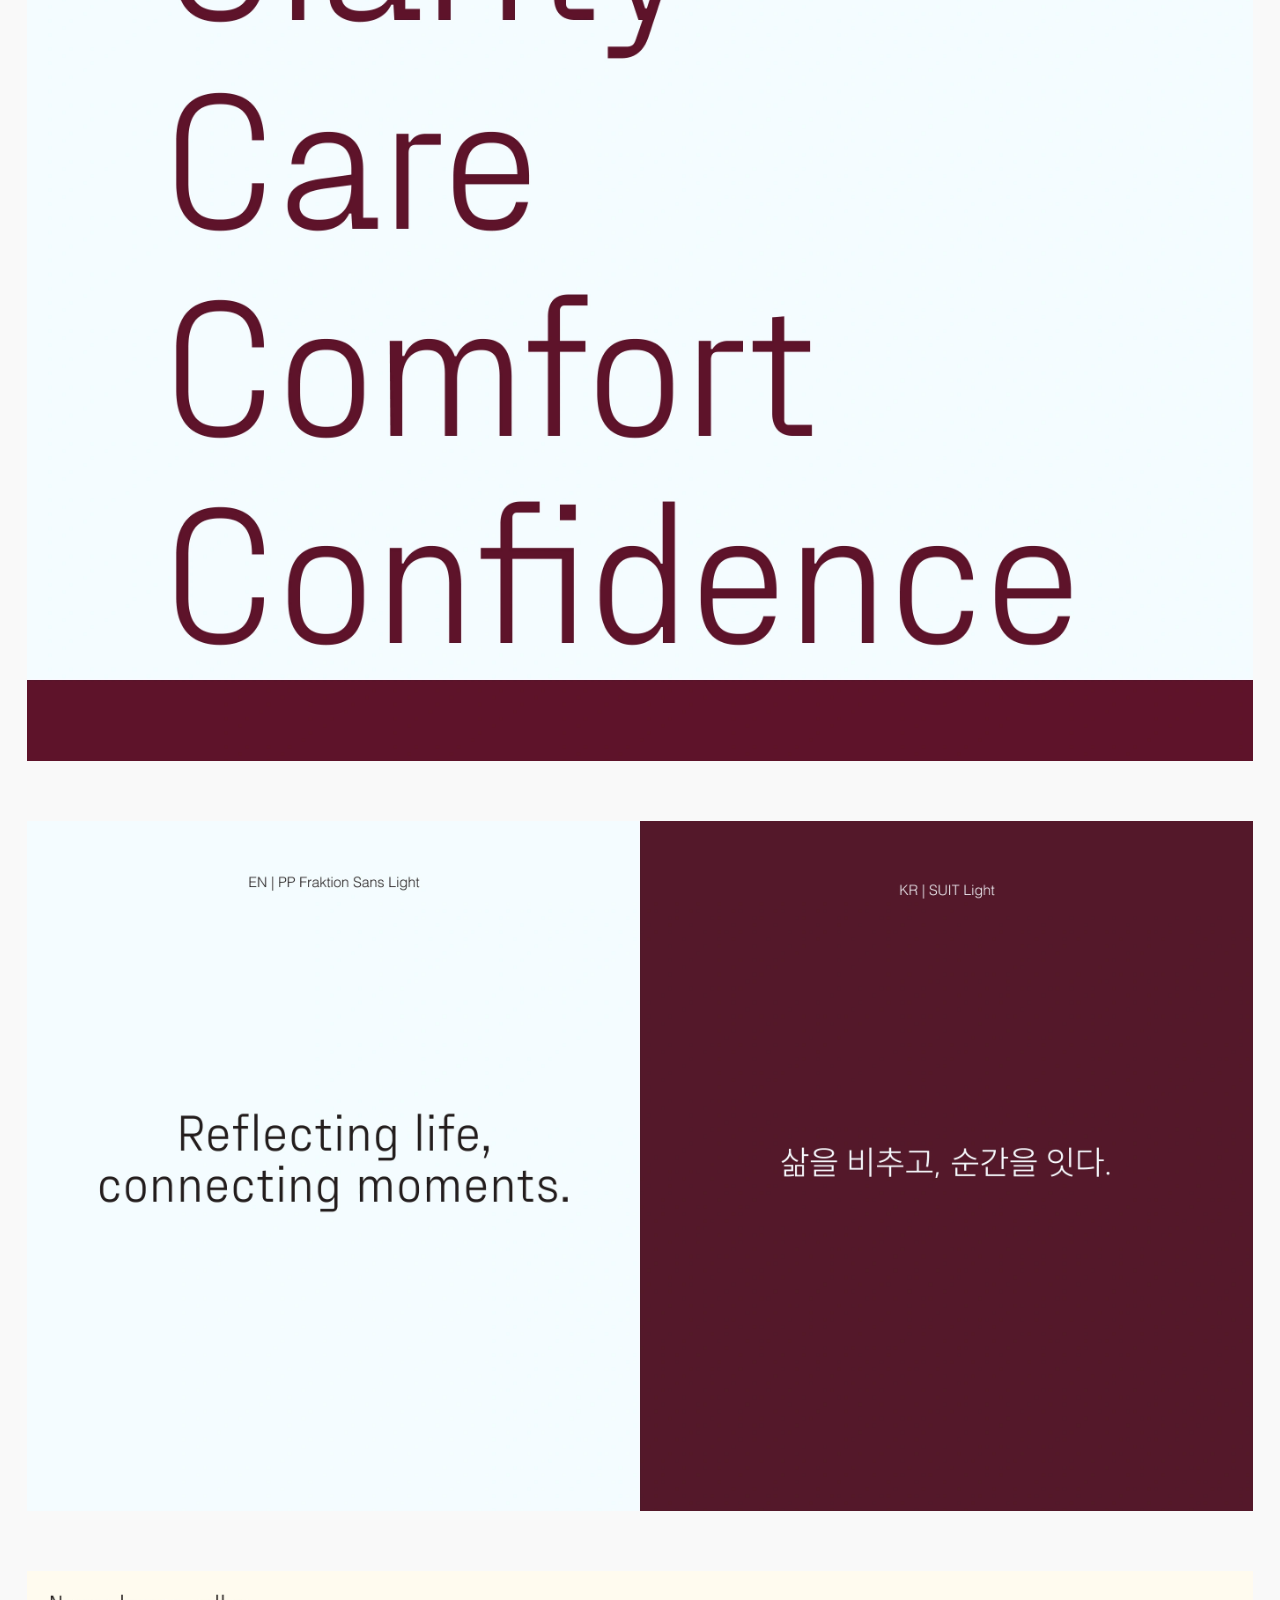
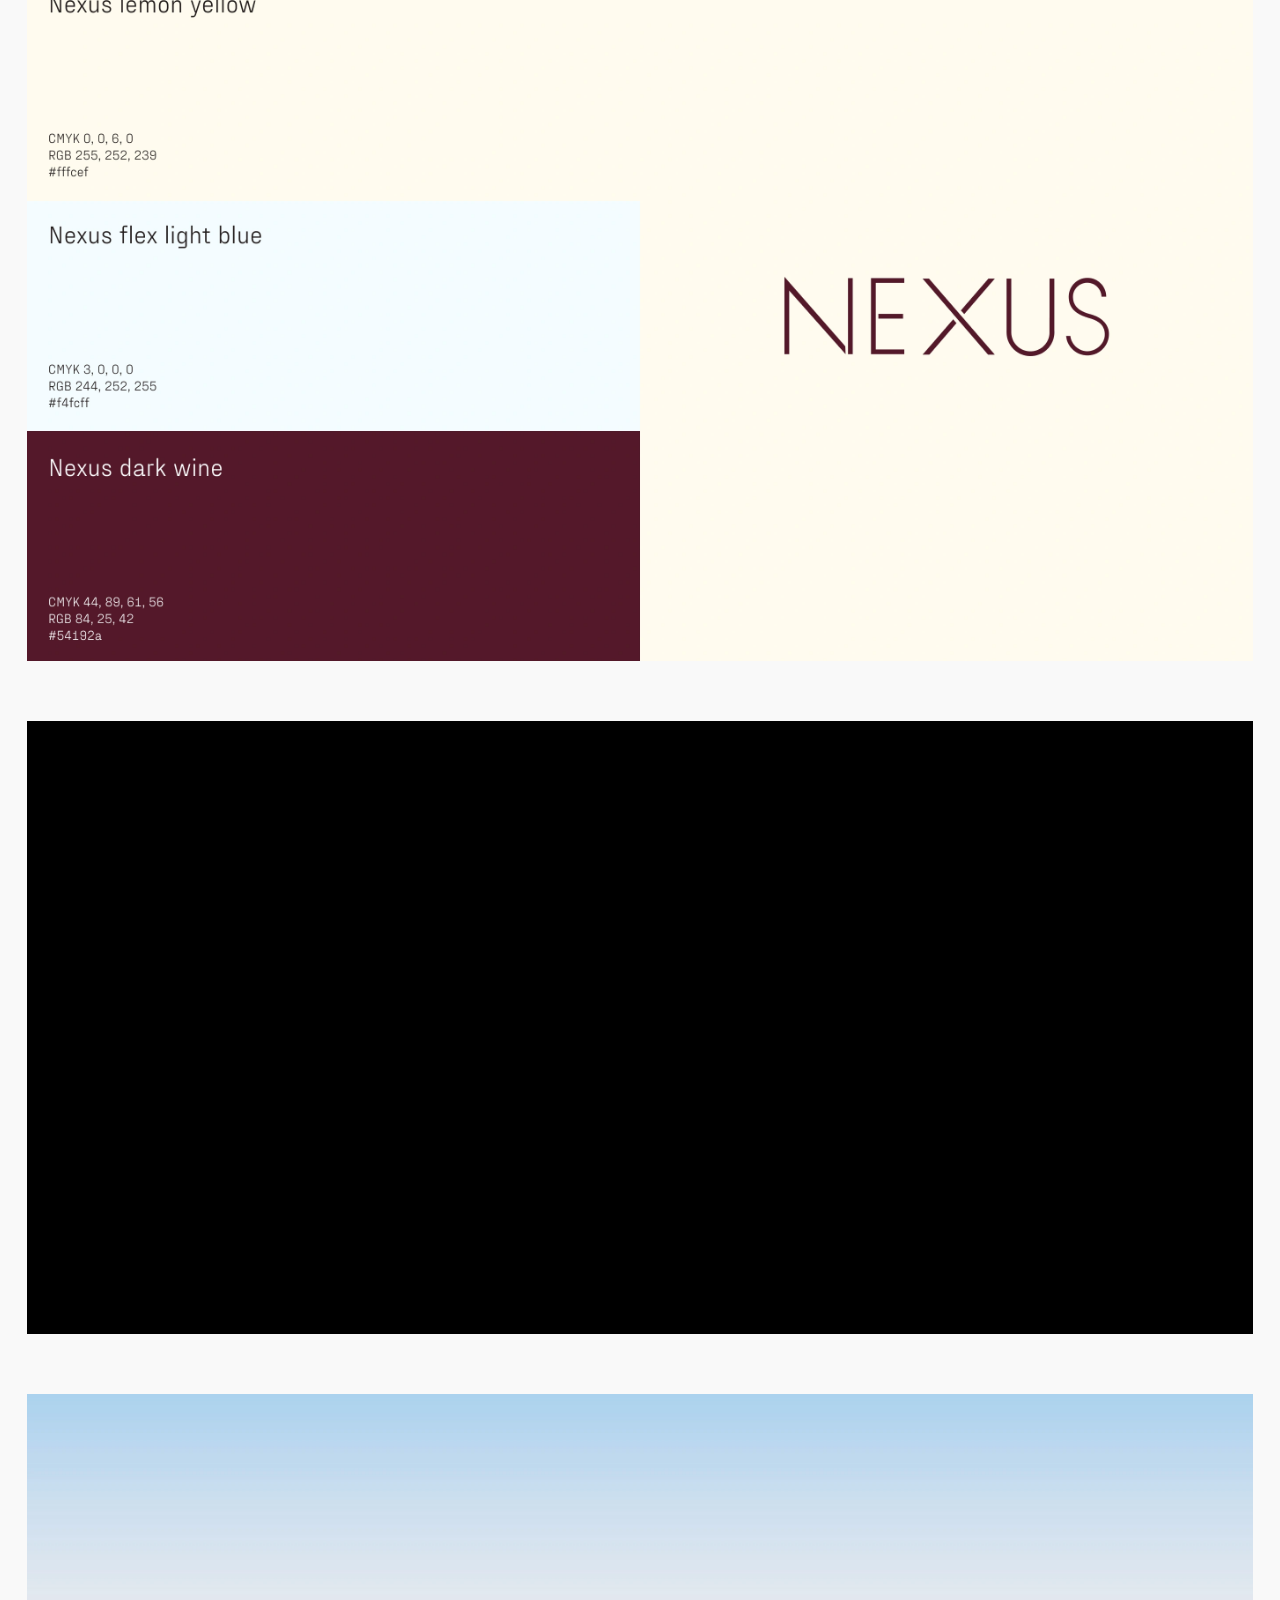
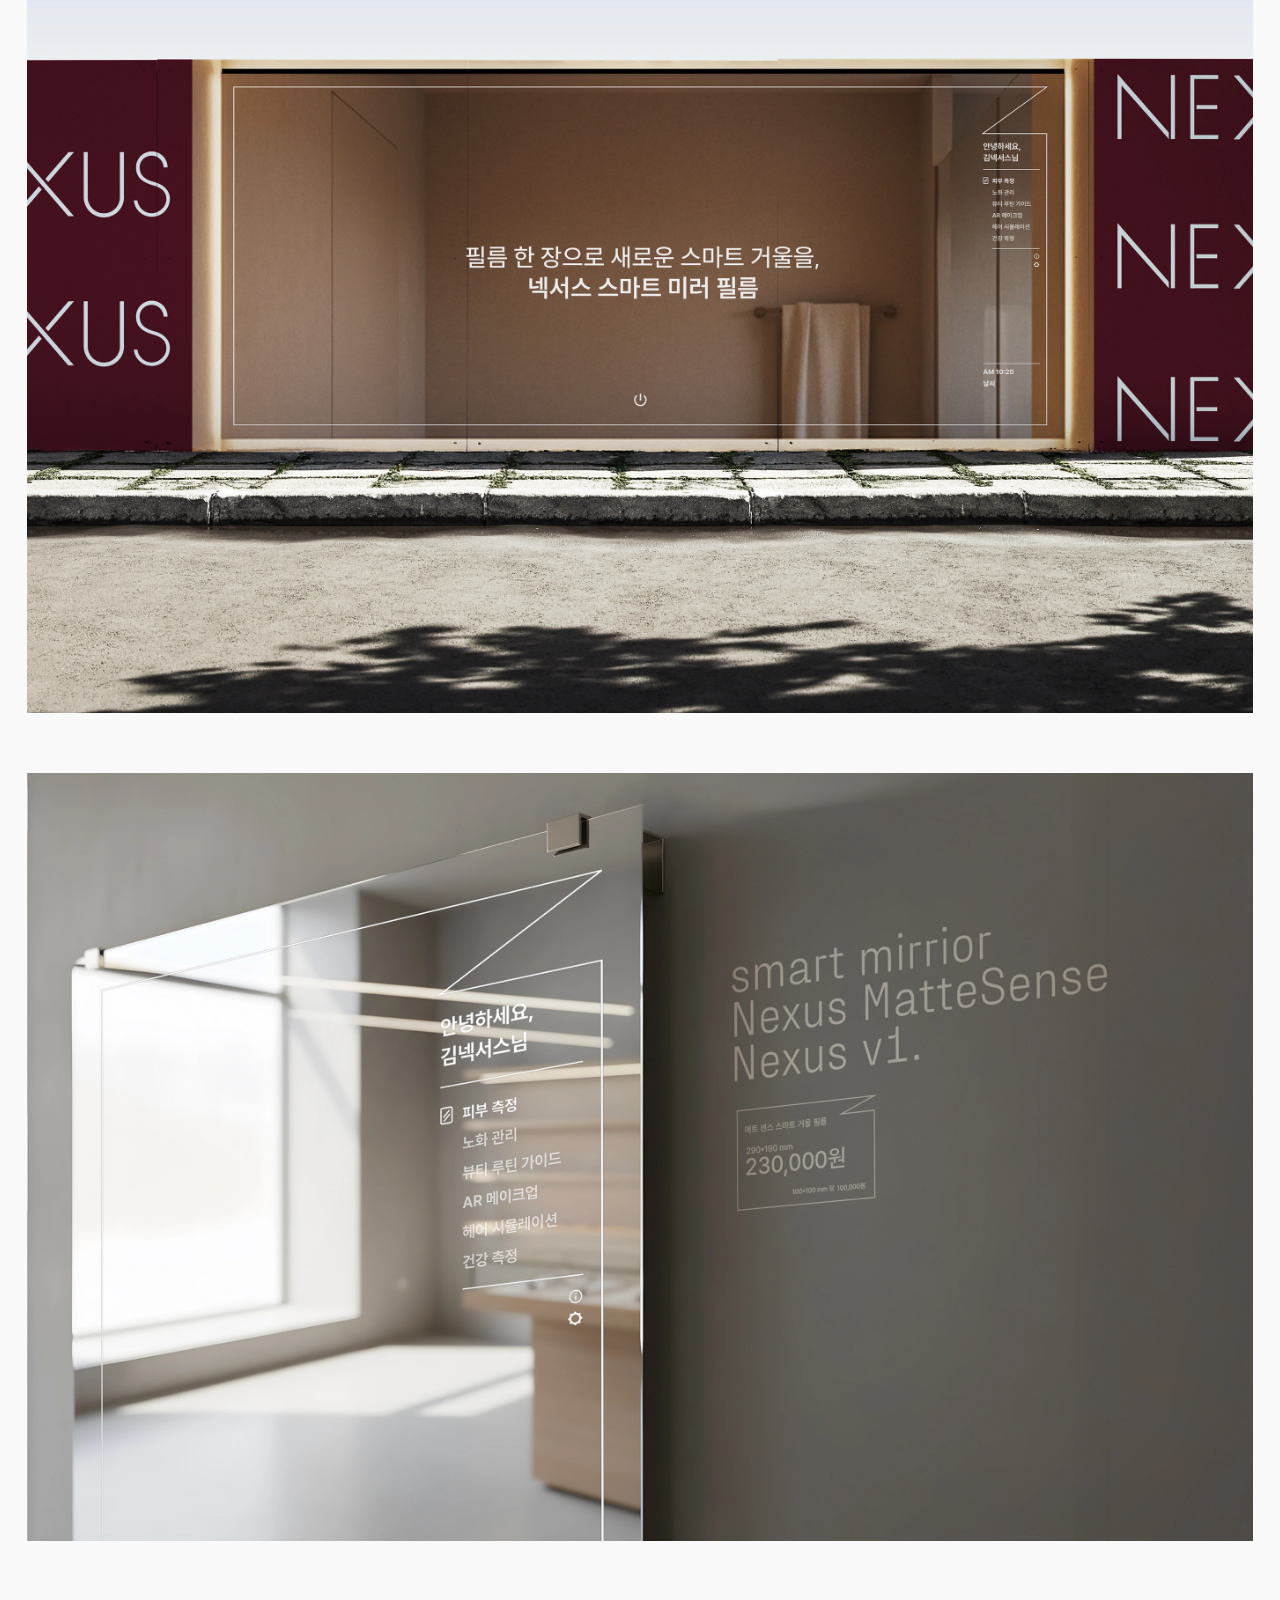
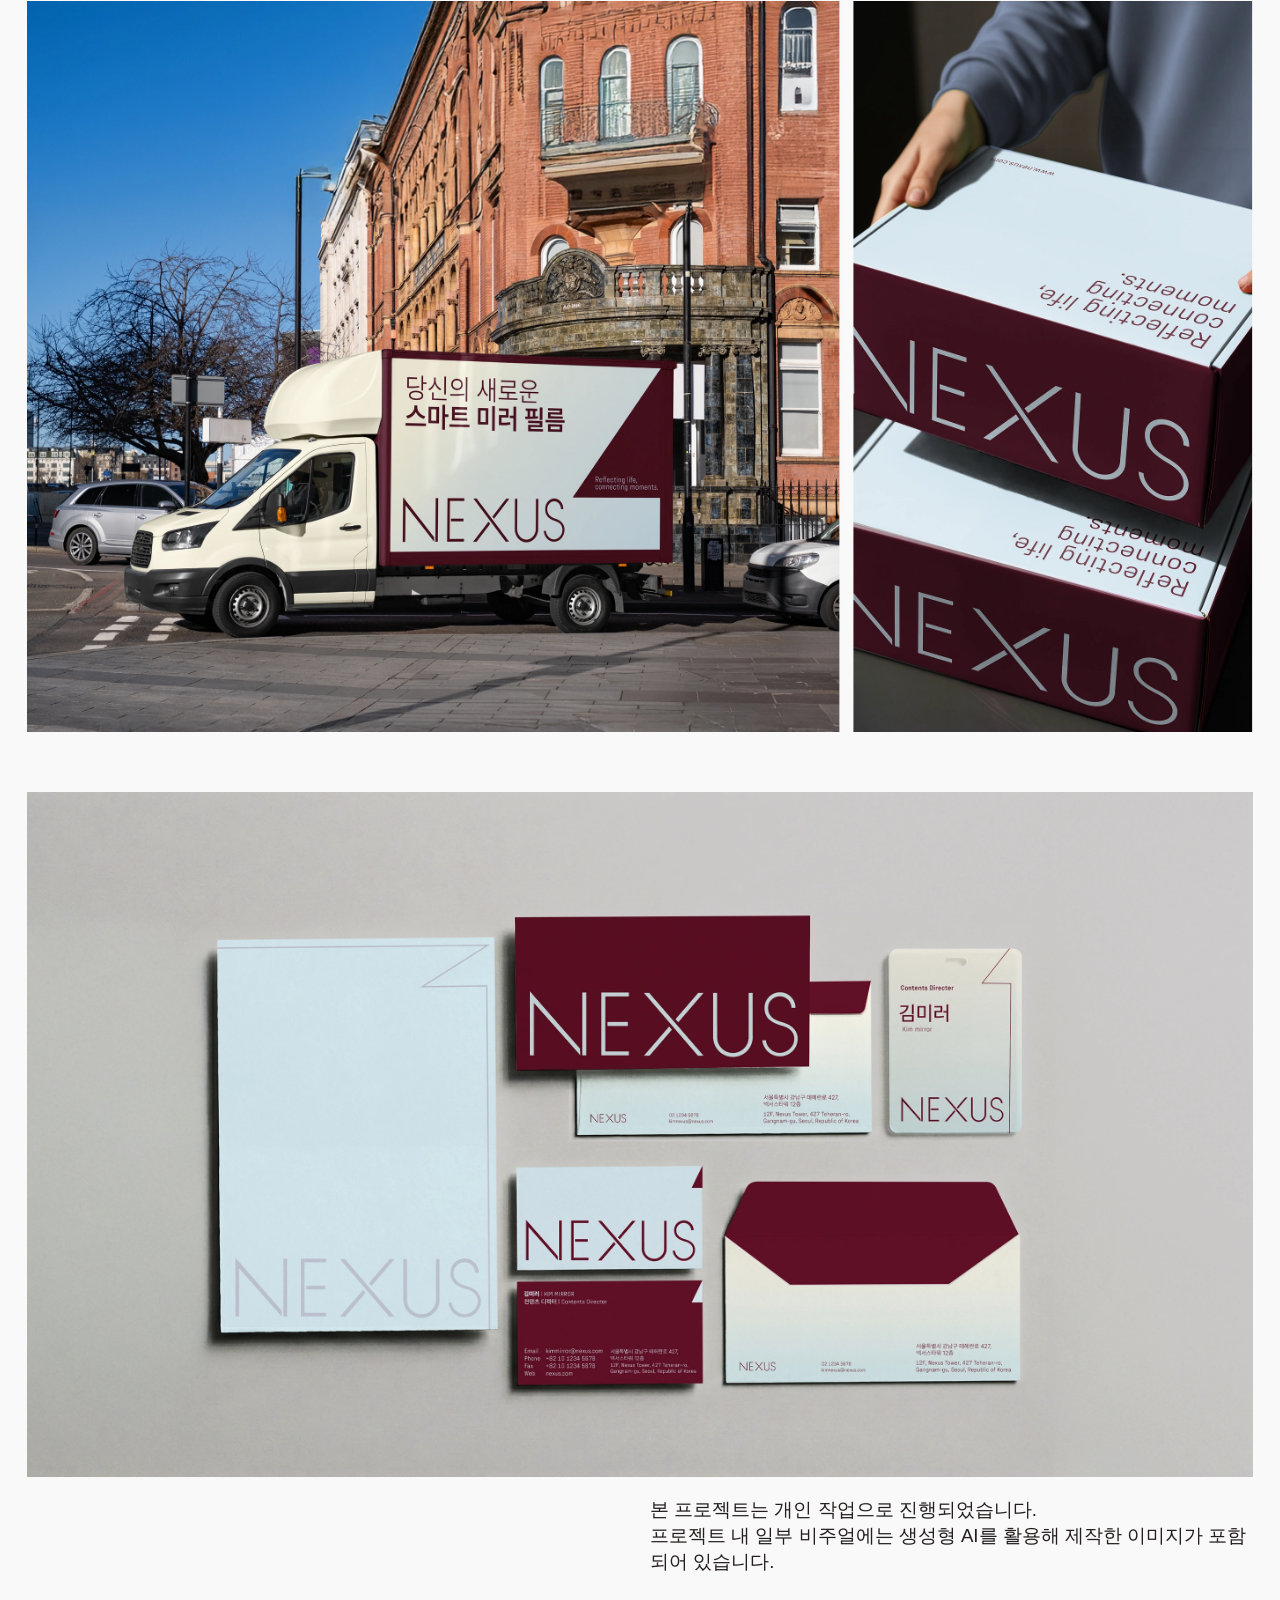
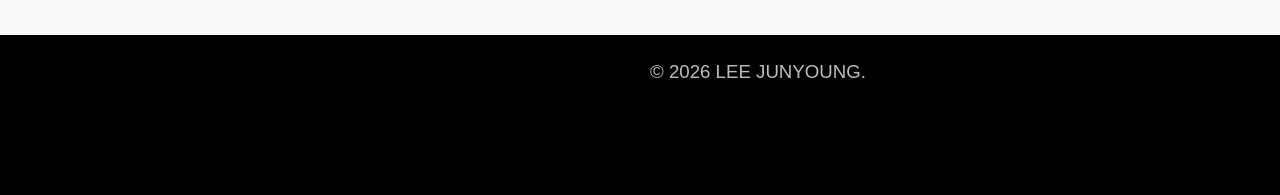
<file: nexus.html>
<!DOCTYPE html>
<html lang="ko">
<head>
  <meta charset="UTF-8">
  <meta name="viewport" content="width=device-width, initial-scale=1.0">
  <title>NEXUS — Leejunyoung's Archive</title>
  <link rel="stylesheet" href="style.css?v=20260911-media-gap-fix">
  <link rel="stylesheet" href="nexus.css?v=4">
  <meta name="description" content="NEXUS — Leejunyoung's Archive — 브랜드 경험, 그래픽 디자인, AI 이미지 포트폴리오.">
</head>
<body class="project-page">
  <header class="project-header project-columns">
    <div class="project-heading">
      <a class="project-logo" href="index.html">LEEJUNYOUNG'S ARCHIVE</a>
      <p>NEXUS, BRAND EXPERIENCE, 2025</p>
    </div>
    <p class="project-intro">
      NEXUS는 일상적인 거울에 디지털 경험을 연결한 스마트 미러 브랜드입니다. 스마트 필름을 통해 평소에는 거울로,<br>
      필요할 때는 개인에게 필요한 정보를 제공하는 디지털 인터페이스로 전환됩니다.<br>
      일상과 기술이 자연스럽게 이어지는 새로운 정보 경험을 제안합니다.
    </p>
  </header>
  <main class="nexus-media-list">
    <figure class="project-media">
      <img src="images/nexus/nexus-1.webp" width="2784" height="1566" alt="연한 하늘색 배경에 버건디색 NEXUS 로고" decoding="async">
    </figure>
    <section class="nexus-values" aria-label="Brand core value">
      <img src="images/nexus/nexus_2-1.webp" width="2784" height="3164" alt="Brand core value: Connection, Clarity, Care, Comfort, Confidence" decoding="async">
      <div class="nexus-value-targets">
        <button type="button" data-state="2" aria-label="Connection — 집 전체와 가족을 하나로"></button>
        <button type="button" data-state="3" aria-label="Clarity — 나와 데이터를 직관적으로 결합"></button>
        <button type="button" data-state="4" aria-label="Care — 건강, 교육, 일상을 케어하는 허브"></button>
        <button type="button" data-state="5" aria-label="Comfort — 집 안 어디서든 자연스럽게 스며듦"></button>
        <button type="button" data-state="6" aria-label="Confidence — 믿을 수 있는 삶의 동반자"></button>
      </div>
    </section>
    <figure class="project-media">
      <img src="images/nexus/nexus-3.webp" width="2784" height="1566" alt="NEXUS 브랜드 디자인 이미지 3" decoding="async" loading="lazy">
    </figure>
    <section class="nexus-colors" aria-label="NEXUS 브랜드 색상">
      <img src="images/nexus/nexus_4-1.webp" width="2784" height="1566" alt="NEXUS lemon yellow 색상 미리보기" decoding="async" loading="lazy">
      <div class="nexus-color-targets">
        <button type="button" data-state="1" aria-label="Nexus lemon yellow" aria-pressed="true"></button>
        <button type="button" data-state="2" aria-label="Nexus flex light blue" aria-pressed="false"></button>
        <button type="button" data-state="3" aria-label="Nexus dark wine" aria-pressed="false"></button>
      </div>
    </section>
    <figure class="project-media">
      <video autoplay muted loop playsinline preload="metadata" aria-label="NEXUS 브랜드 영상 5">
        <source src="images/nexus/nexus_5.mp4" type="video/mp4">
      </video>
    </figure>
    <figure class="project-media">
      <img src="images/nexus/nexus_6.webp" width="2784" height="2088" loading="lazy" alt="NEXUS 브랜드 디자인 이미지 6" decoding="async">
    </figure>
    <figure class="project-media">
      <img src="images/nexus/nexus_7.webp" width="2784" height="1744" loading="lazy" alt="NEXUS 브랜드 디자인 이미지 7" decoding="async">
    </figure>
    <figure class="project-media">
      <img src="images/nexus/nexus_8.webp" width="2786" height="1660" loading="lazy" alt="NEXUS 브랜드 디자인 이미지 8" decoding="async">
    </figure>
    <figure class="project-media">
      <img src="images/nexus/nexus_9.webp" width="2784" height="1554" loading="lazy" alt="NEXUS 브랜드 디자인 이미지 9" decoding="async">
    </figure>
  </main>
  <footer class="sheer-footer project-columns">
    <p>
      본 프로젝트는 개인 작업으로 진행되었습니다.<br>
      프로젝트 내 일부 비주얼에는 생성형 AI를 활용해 제작한 이미지가 포함되어 있습니다.
    </p>
  </footer>
  <script src="nexus.js?v=20260911-webp"></script>
  <footer class="site-copyright"><p>© 2026 LEE JUNYOUNG.</p></footer>
</body>
</html>
</file>
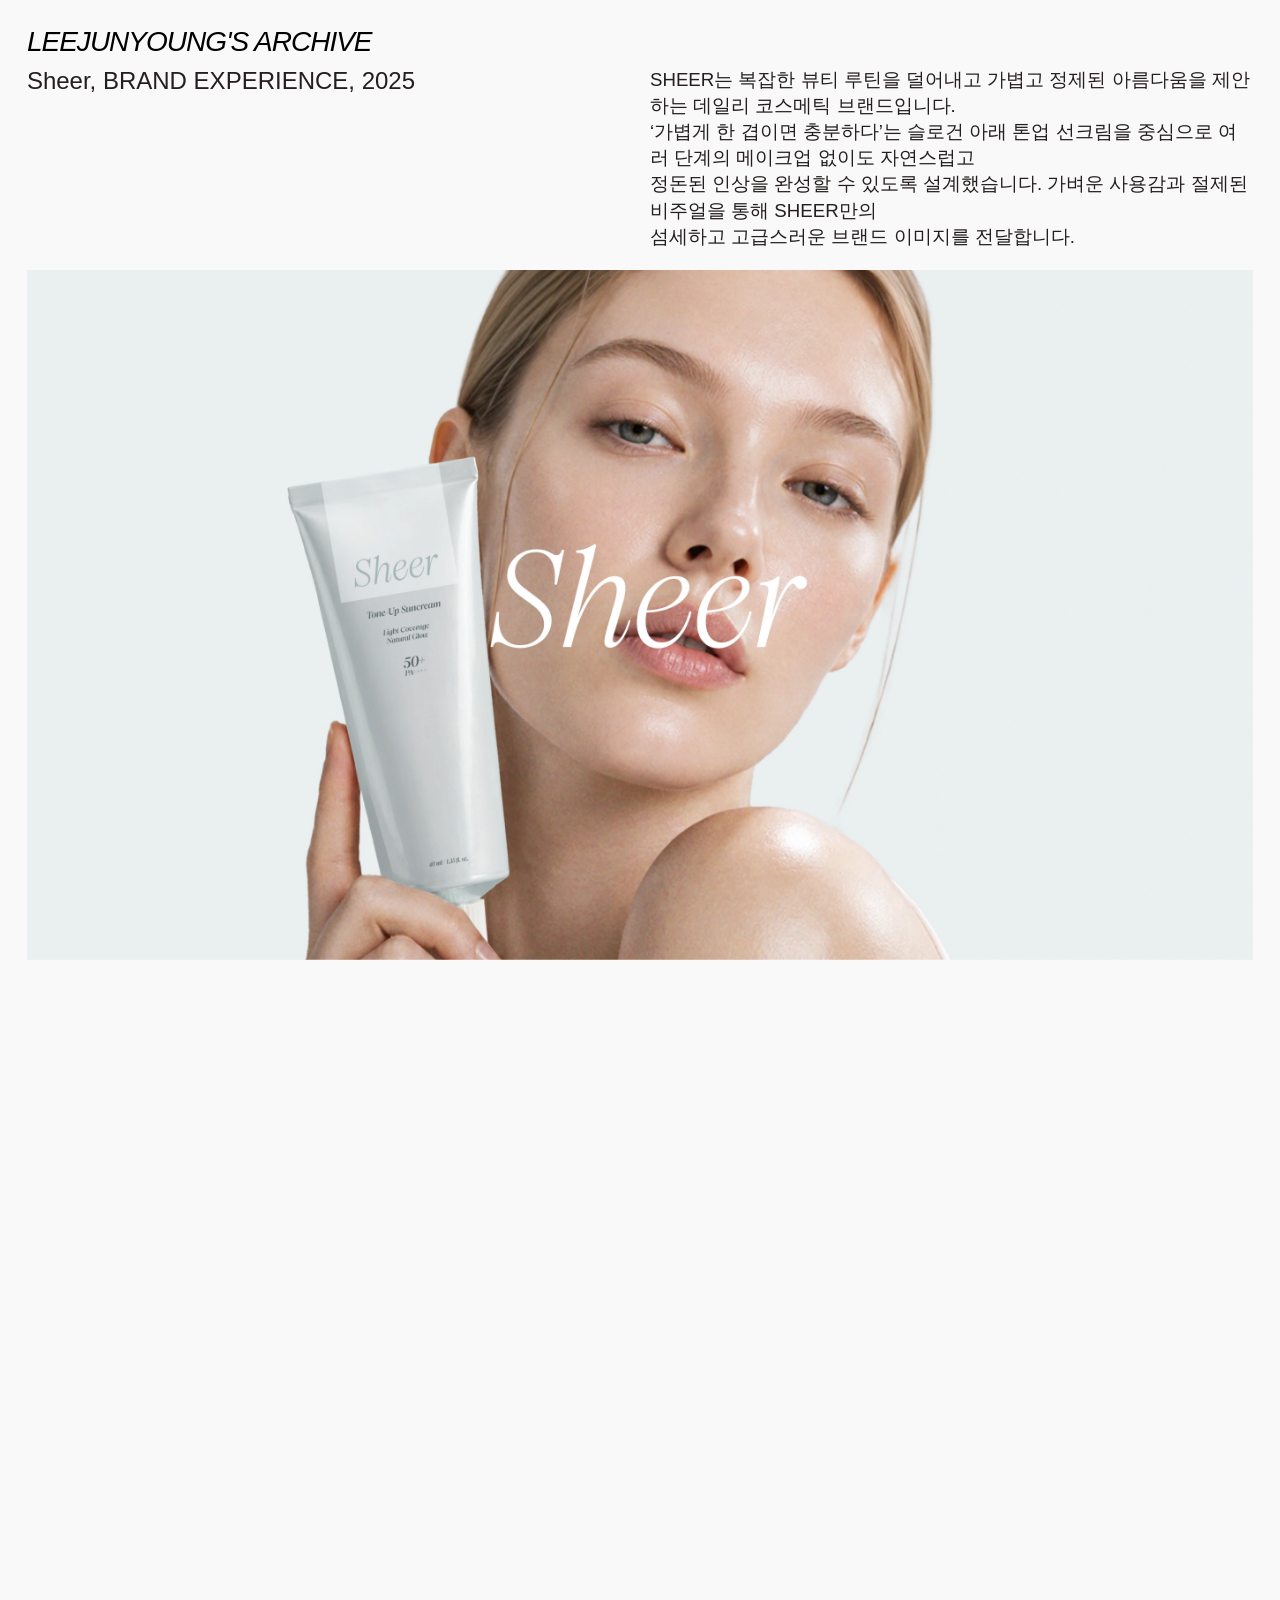
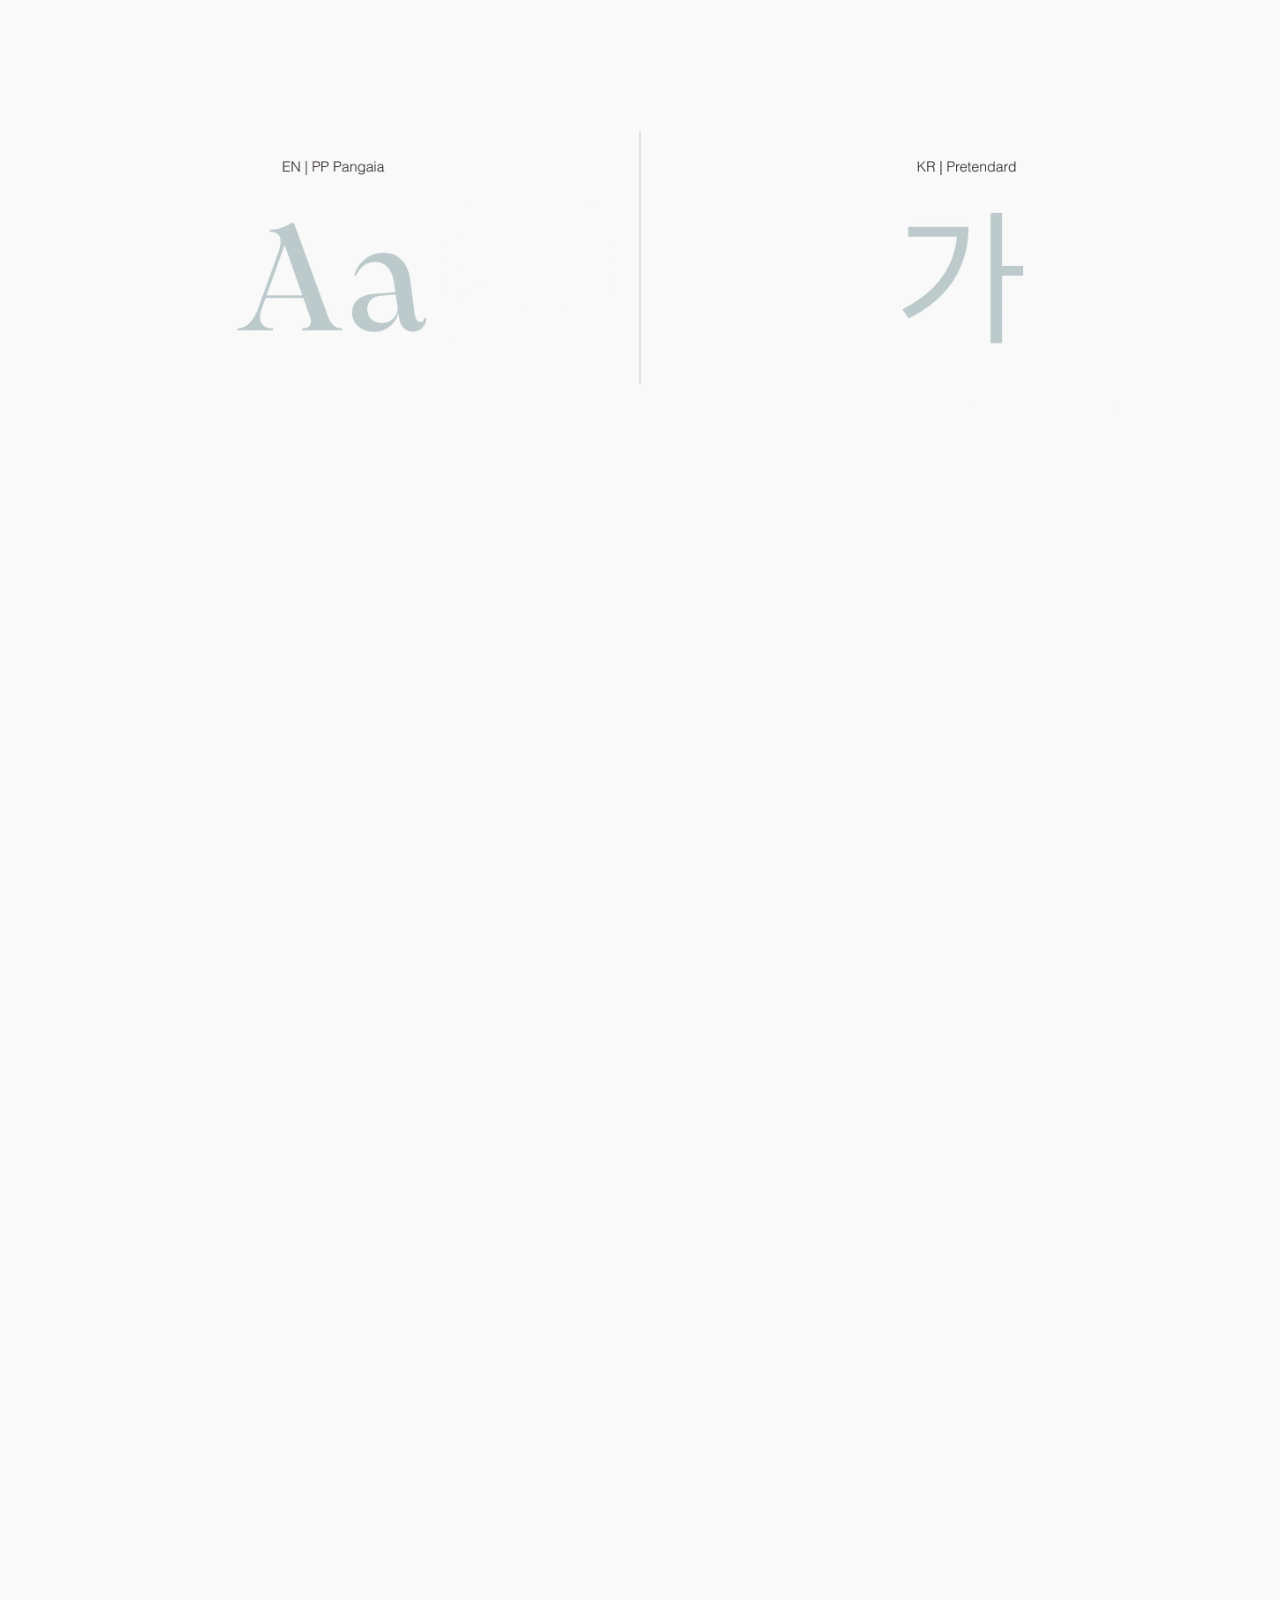
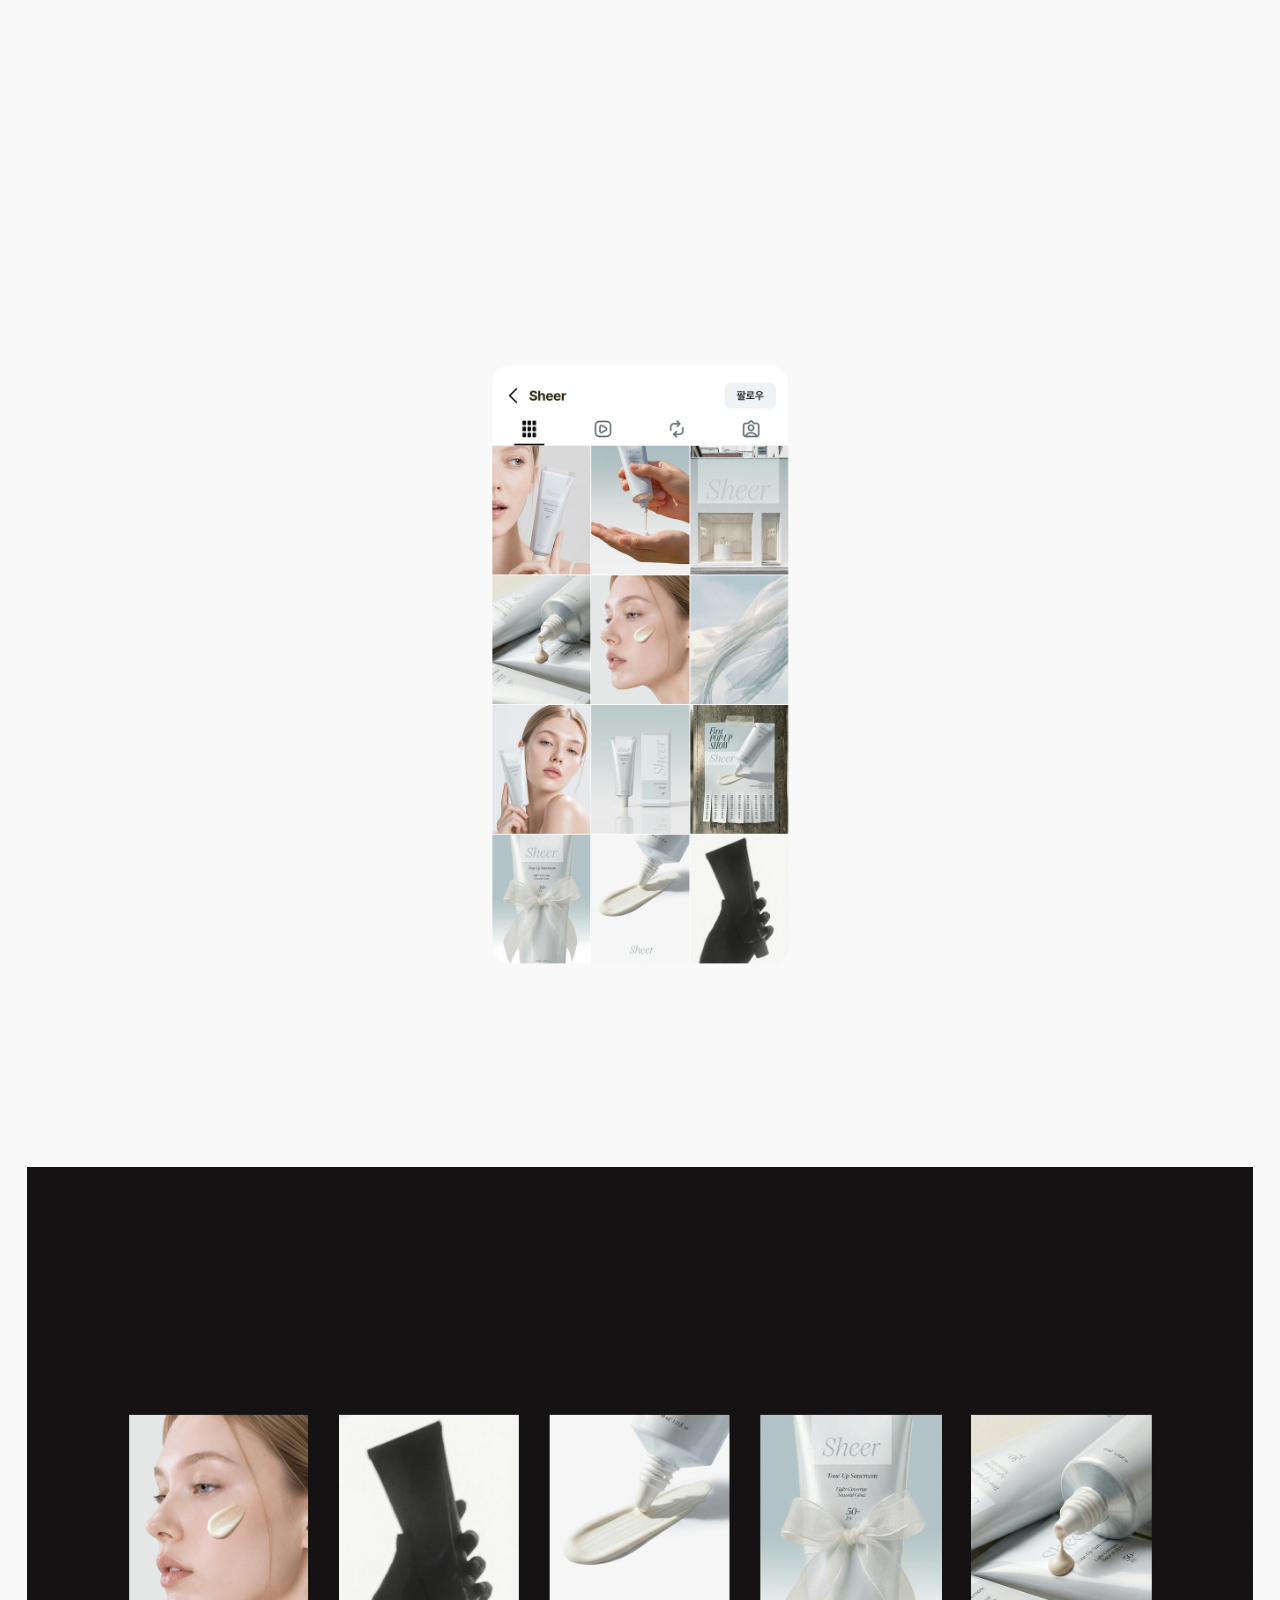
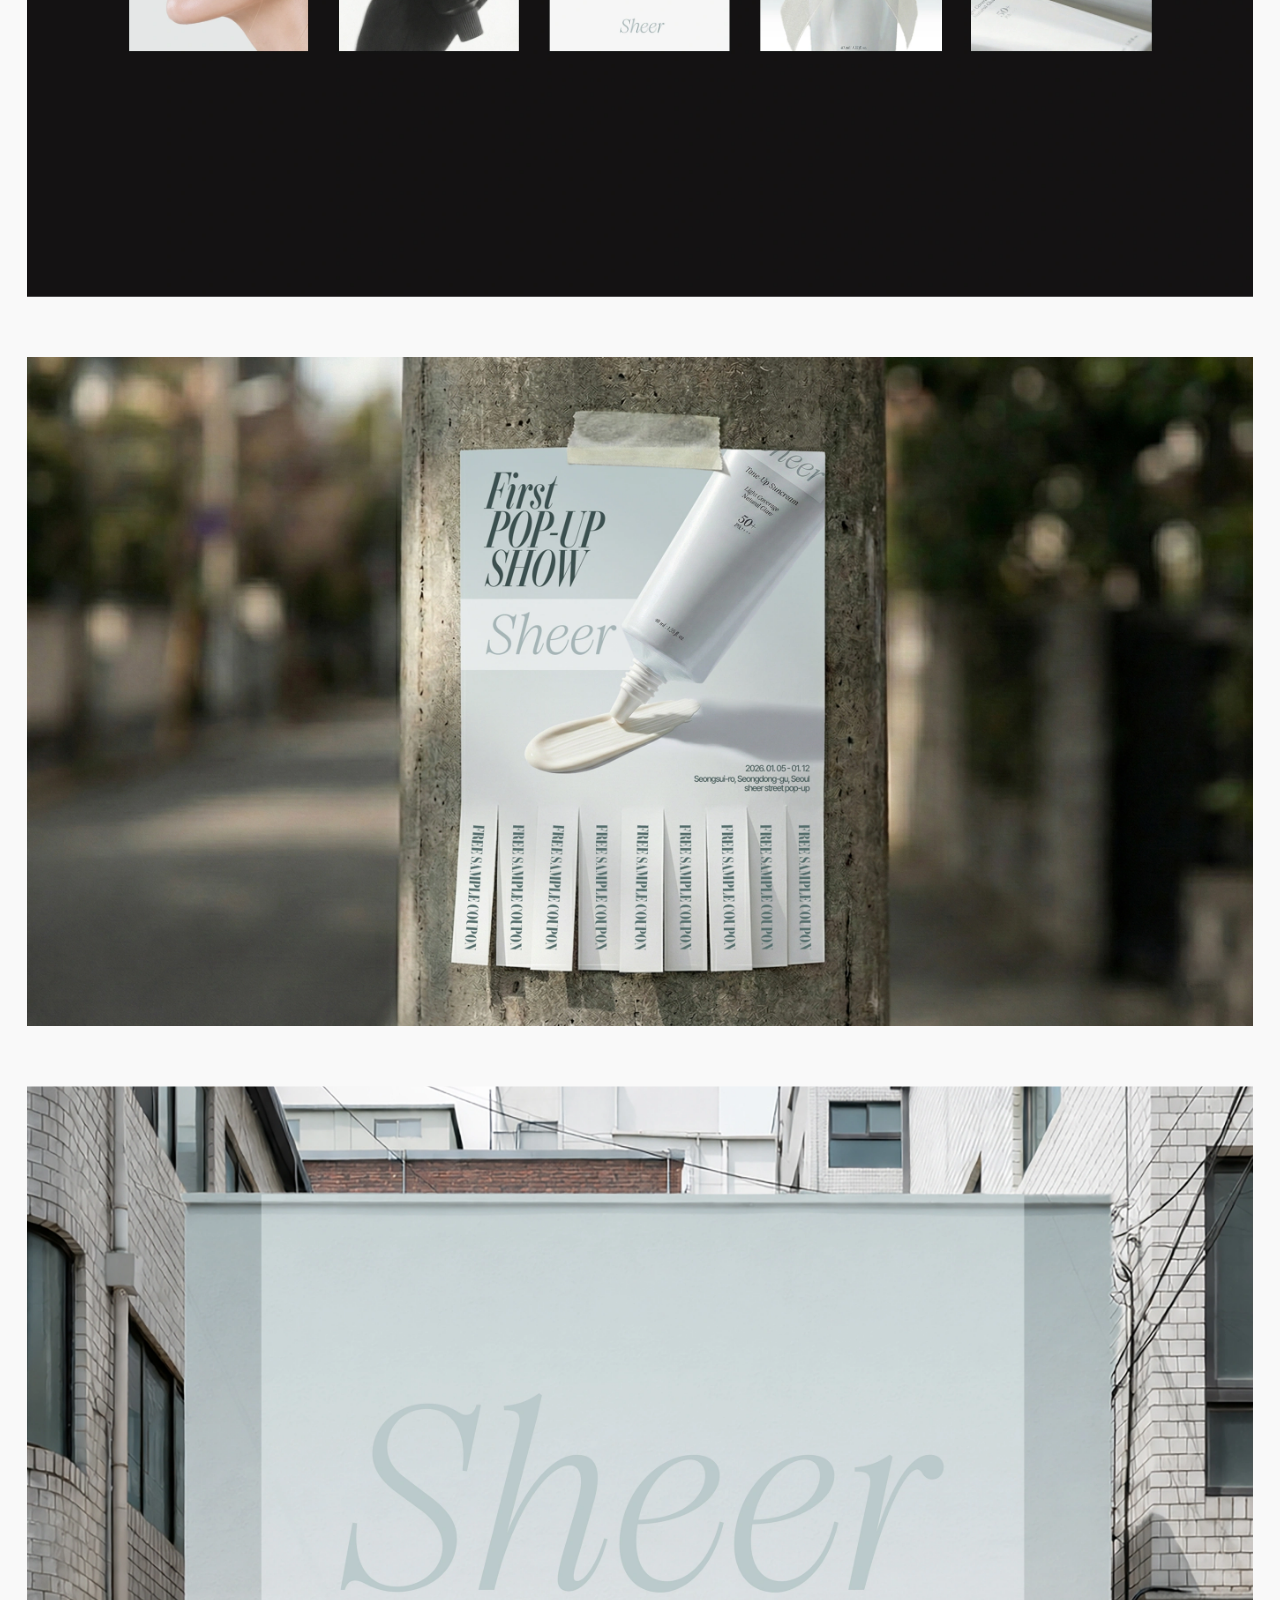
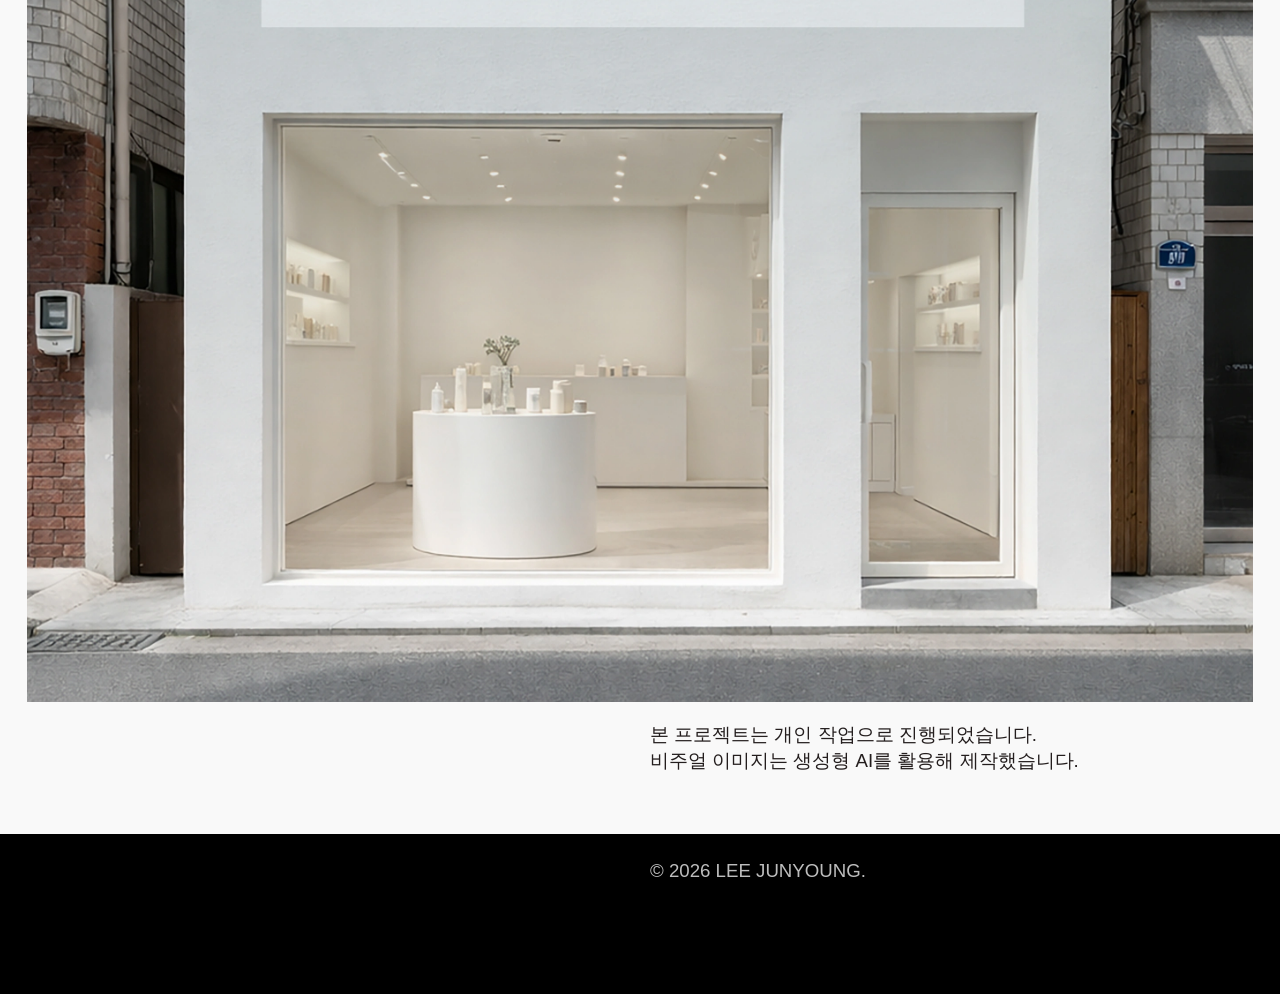
<file: sheer.html>
<!DOCTYPE html>
<html lang="ko">
<head>
  <meta charset="UTF-8">
  <meta name="viewport" content="width=device-width, initial-scale=1.0">
  <title>Sheer — Leejunyoung's Archive</title>
  <link rel="stylesheet" href="style.css?v=20260911-footer-type">
  <meta name="description" content="Sheer — Leejunyoung's Archive — 브랜드 경험, 그래픽 디자인, AI 이미지 포트폴리오.">
</head>
<body class="project-page sheer-page">
  <header class="project-header project-columns">
    <div class="project-heading">
      <a class="project-logo" href="index.html">LEEJUNYOUNG'S ARCHIVE</a>
      <p>Sheer, BRAND EXPERIENCE, 2025</p>
    </div>

    <p class="project-intro sheer-intro">
      SHEER는 복잡한 뷰티 루틴을 덜어내고 가볍고 정제된 아름다움을 제안하는 데일리 코스메틱 브랜드입니다.<br>
      ‘가볍게 한 겹이면 충분하다’는 슬로건 아래 톤업 선크림을 중심으로 여러 단계의 메이크업 없이도 자연스럽고<br>
      정돈된 인상을 완성할 수 있도록 설계했습니다. 가벼운 사용감과 절제된 비주얼을 통해 SHEER만의<br>
      섬세하고 고급스러운 브랜드 이미지를 전달합니다.
    </p>
  </header>

  <main class="sheer-media-list">
    <figure class="sheer-media">
      <img src="images/sheer/sheer-1.webp" alt="Sheer 톤업 선크림 브랜드 메인 비주얼" width="2784" height="1566" decoding="async">
    </figure>

    <figure class="sheer-media">
      <video autoplay muted loop playsinline preload="metadata">
          <source src="images/sheer/sheer-2.mp4?v=20260903-2" type="video/mp4">
      </video>
    </figure>

    <figure class="sheer-media">
      <img src="images/sheer/sheer-3.webp" alt="Sheer 브랜드 타이포그래피 시스템" width="2786" height="730" decoding="async">
    </figure>

    <figure class="sheer-media">
      <video autoplay muted loop playsinline preload="metadata">
        <source src="images/sheer/sheer-4.mp4" type="video/mp4">
      </video>
    </figure>

    <figure class="sheer-media">
      <video autoplay muted loop playsinline preload="metadata">
        <source src="images/sheer/sheer-5.mp4" type="video/mp4">
      </video>
    </figure>

    <figure class="sheer-media">
      <img src="images/sheer/sheer-6.webp" alt="Sheer 소셜 미디어 디자인" width="2786" height="2014" decoding="async" loading="lazy">
    </figure>

    <figure class="sheer-media">
      <img src="images/sheer/sheer-7.webp" alt="Sheer 제품 이미지 시리즈" width="2786" height="1658" decoding="async" loading="lazy">
    </figure>

    <figure class="sheer-media">
      <img src="images/sheer/sheer-8.webp" alt="Sheer 포스터 디자인" width="2784" height="1520" decoding="async" loading="lazy">
    </figure>

    <figure class="sheer-media">
      <img src="images/sheer/sheer-9.webp" alt="Sheer 플래그십 스토어 디자인" width="2784" height="2758" decoding="async" loading="lazy">
    </figure>
  </main>

  <footer class="sheer-footer project-columns">
    <p>
      본 프로젝트는 개인 작업으로 진행되었습니다.<br>
      비주얼 이미지는 생성형 AI를 활용해 제작했습니다.
    </p>
  </footer>
  <footer class="site-copyright"><p>© 2026 LEE JUNYOUNG.</p></footer>
</body>
</html>
</file>
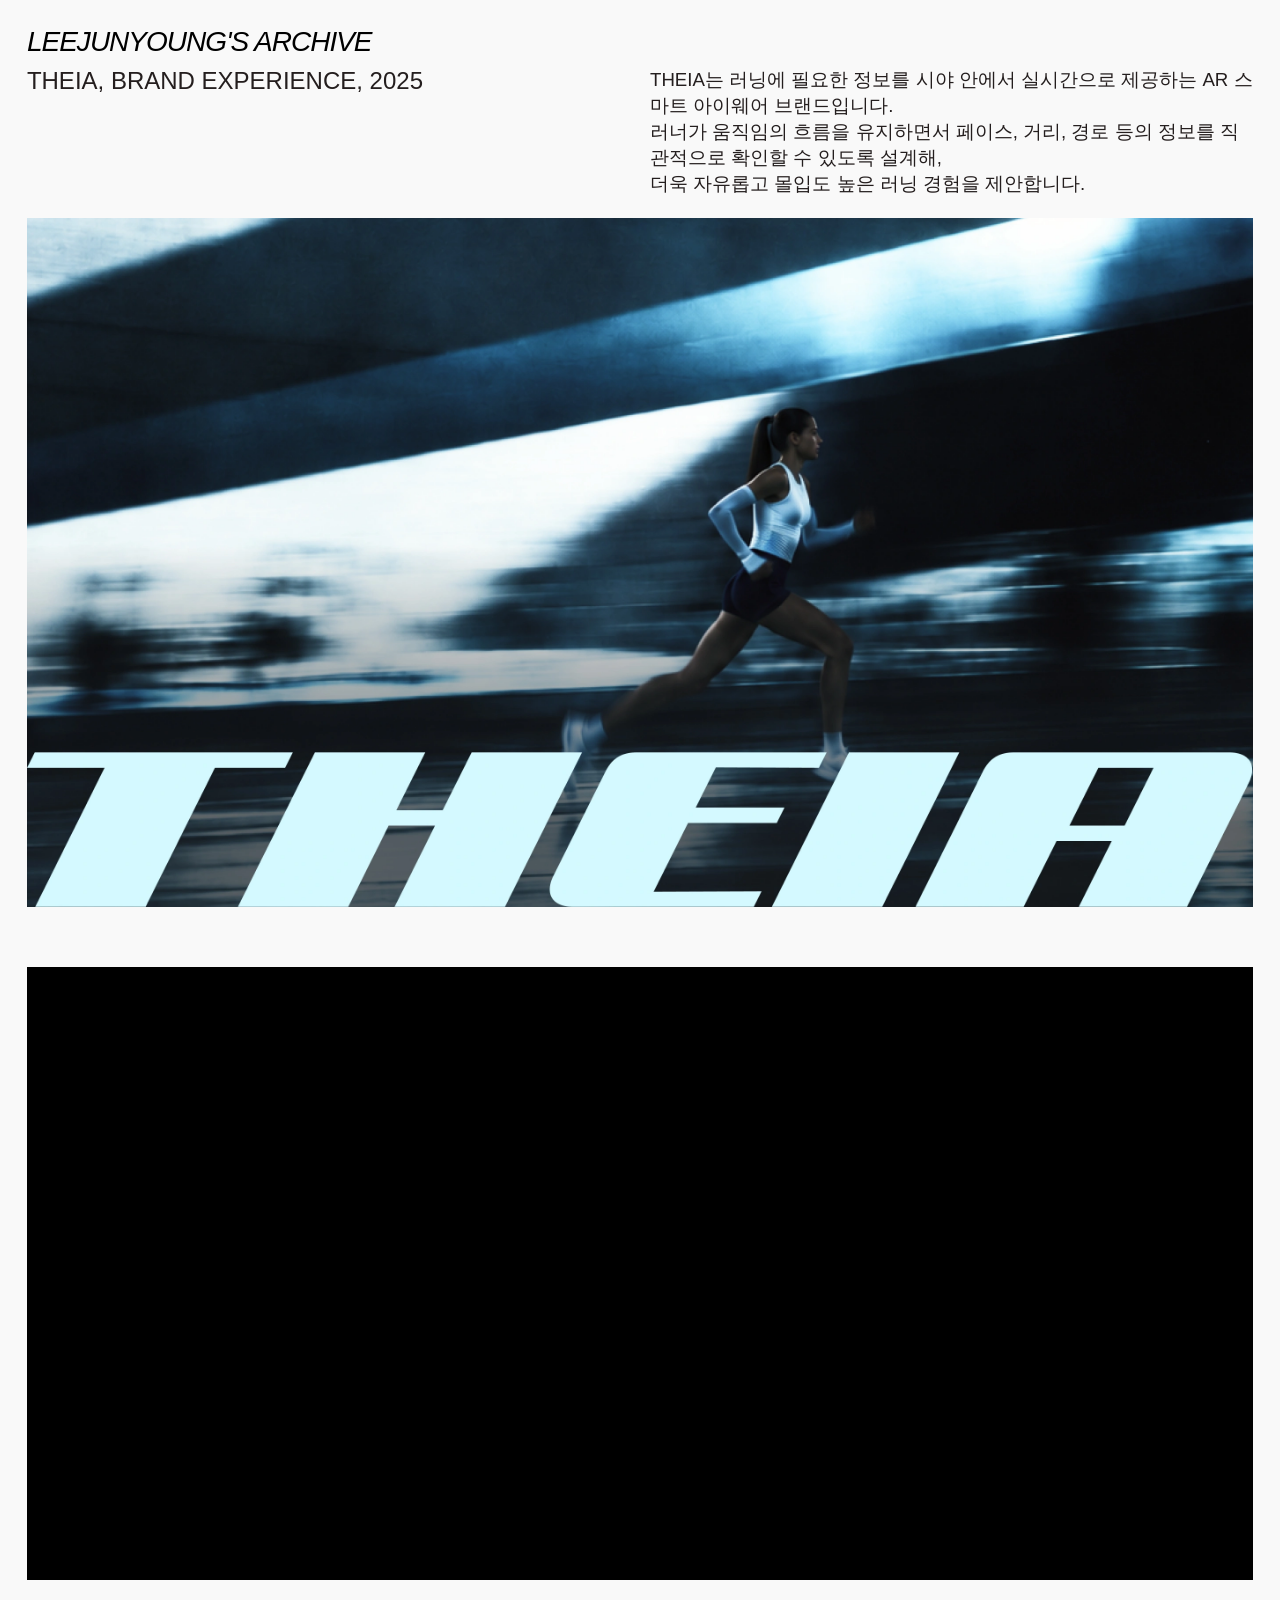
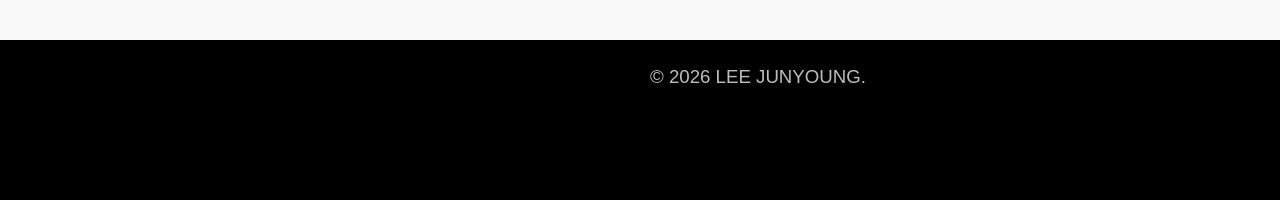
<file: theia.html>
<!DOCTYPE html>
<html lang="ko">
<head>
  <meta charset="UTF-8">
  <meta name="viewport" content="width=device-width, initial-scale=1.0">
  <title>THEIA — Leejunyoung's Archive</title>
  <link rel="stylesheet" href="style.css?v=20260911-media-gap-fix">
  <meta name="description" content="THEIA — Leejunyoung's Archive — 브랜드 경험, 그래픽 디자인, AI 이미지 포트폴리오.">
</head>
<body class="project-page">
  <header class="project-header project-columns">
    <div class="project-heading">
      <a class="project-logo" href="index.html">LEEJUNYOUNG'S ARCHIVE</a>
      <p>THEIA, BRAND EXPERIENCE, 2025</p>
    </div>
    <p class="project-intro">
      THEIA는 러닝에 필요한 정보를 시야 안에서 실시간으로 제공하는 AR 스마트 아이웨어 브랜드입니다.<br>
      러너가 움직임의 흐름을 유지하면서 페이스, 거리, 경로 등의 정보를 직관적으로 확인할 수 있도록 설계해,<br>
      더욱 자유롭고 몰입도 높은 러닝 경험을 제안합니다.
    </p>
  </header>
  <main style="display: flex; flex-direction: column; gap: 60px; padding-bottom: 60px;">
    <figure class="project-media">
      <img src="images/theia/theia_1.webp" width="2784" height="1566" alt="러닝 중인 인물과 THEIA 로고" decoding="async">
    </figure>
    <figure class="project-media">
      <video autoplay muted loop playsinline preload="metadata" aria-label="THEIA 브랜드 영상 2">
        <source src="images/theia/theia_2.mp4" type="video/mp4">
      </video>
    </figure>
  </main>
  <footer class="site-copyright"><p>© 2026 LEE JUNYOUNG.</p></footer>
</body>
</html>
</file>
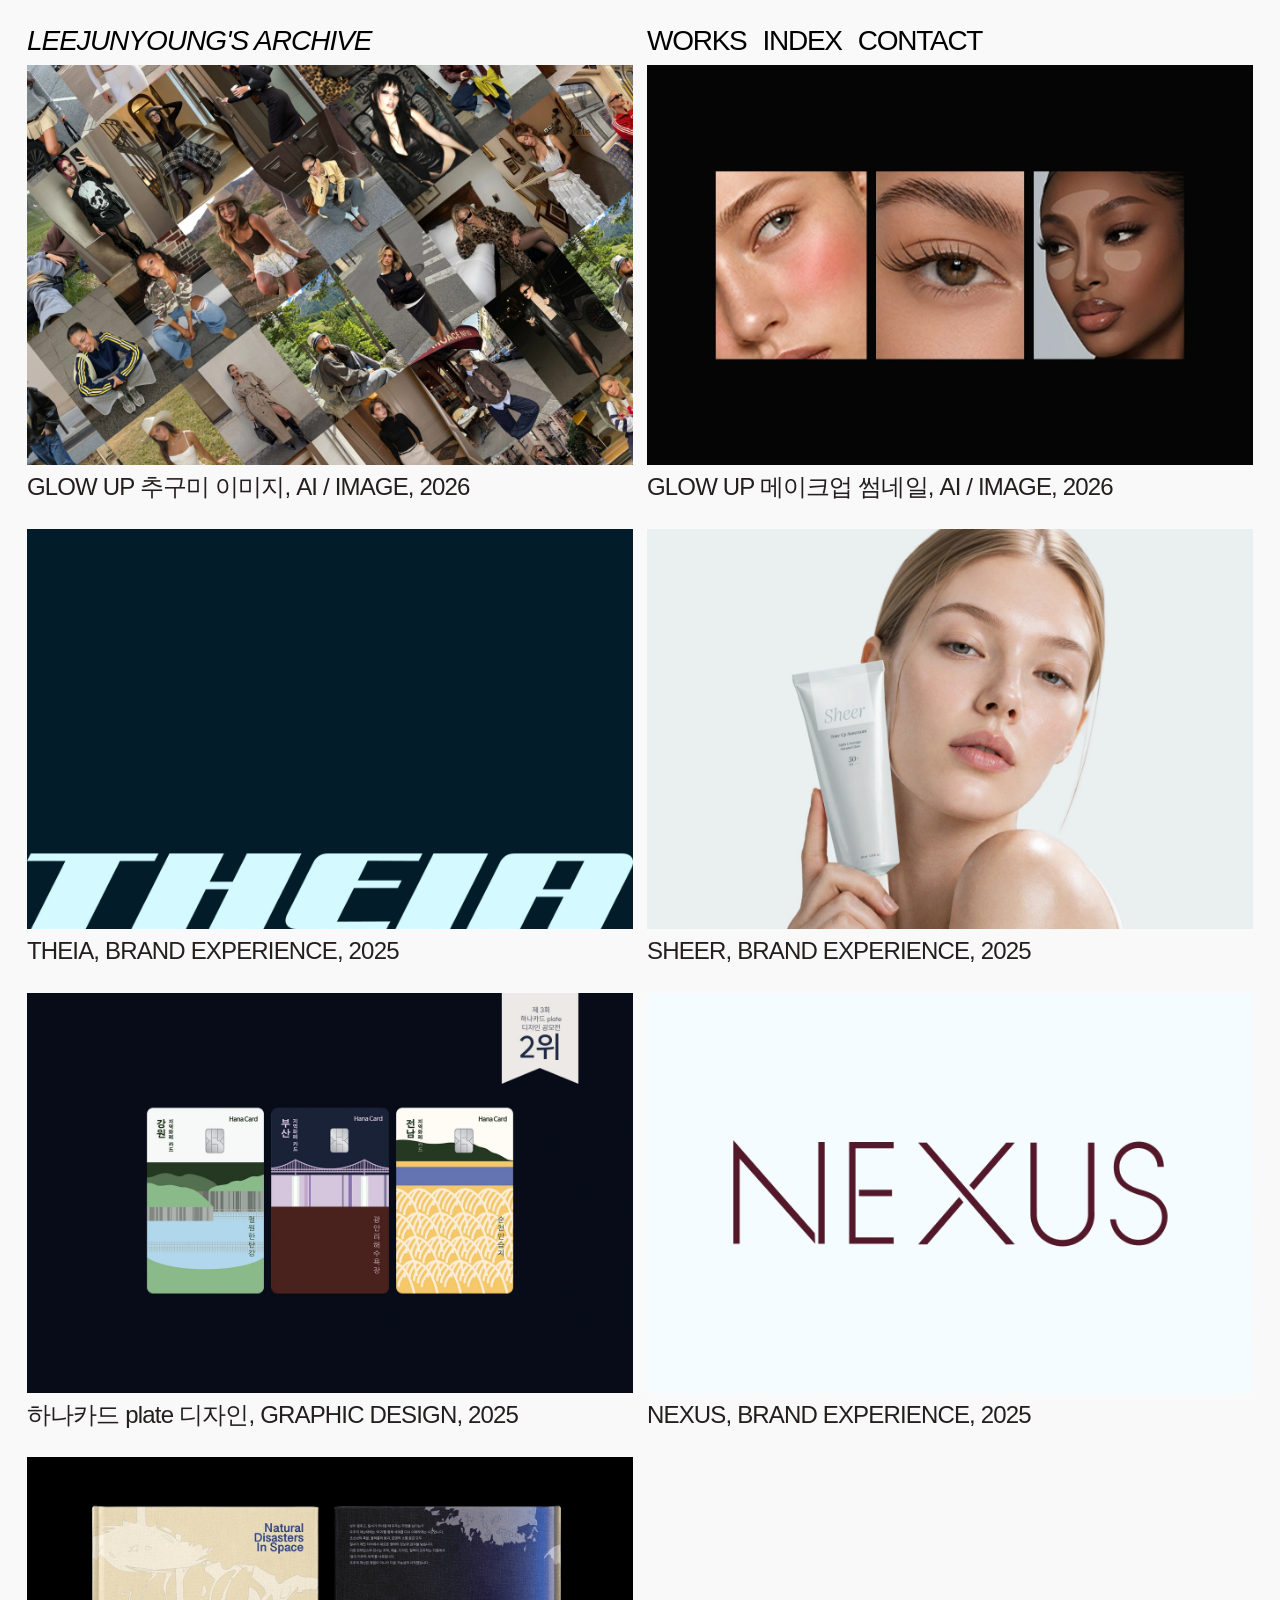
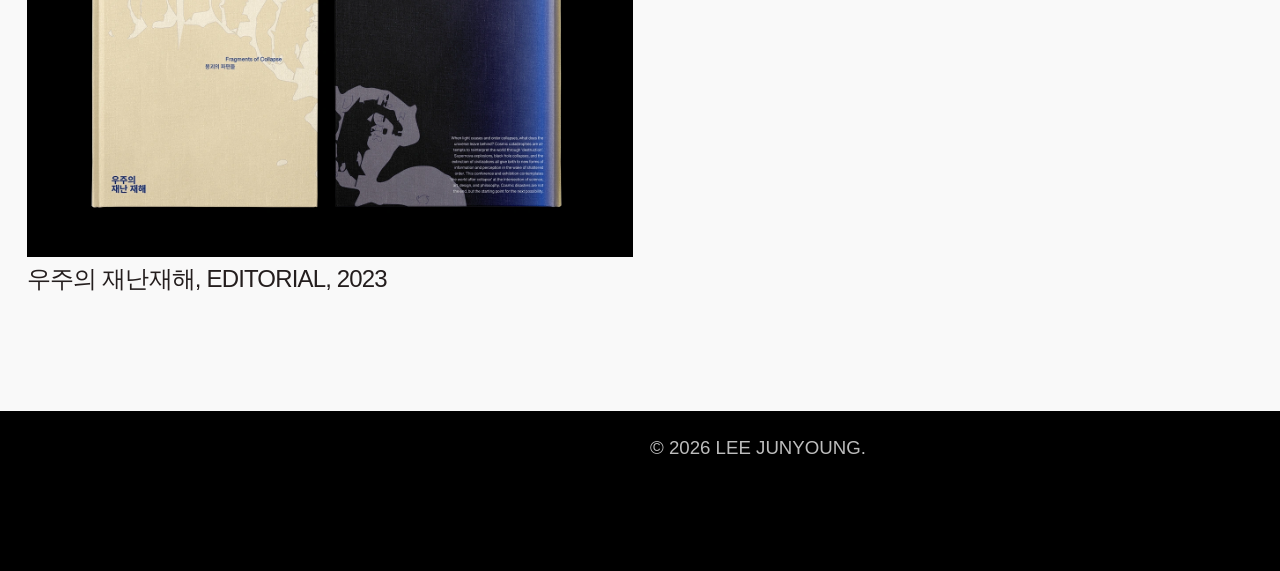
<file: works.html>
<!DOCTYPE html>
<html lang="en">
<head>
  <meta charset="UTF-8">
  <meta name="viewport" content="width=device-width, initial-scale=1.0">
  <title>Works — Leejunyoung's Archive</title>
  <link rel="stylesheet" href="style.css?v=20260911-footer-type">
  <meta name="description" content="Works — Leejunyoung's Archive — 브랜드 경험, 그래픽 디자인, AI 이미지 포트폴리오.">
</head>
<body class="works-page">
  <header class="works-header">
    <a class="works-logo" href="index.html">LEEJUNYOUNG'S ARCHIVE</a>

    <button class="works-toggle" type="button" aria-label="메뉴 열기" aria-expanded="false" aria-controls="works-navigation"><span></span><span></span><span></span></button>
    <nav id="works-navigation" class="works-nav" aria-label="Main navigation">
      <a href="works.html" aria-current="page">WORKS</a>
      <a href="index.html">INDEX</a>
      <a href="mailto:candy008777@gmail.com">CONTACT</a>
    </nav>
  </header>

  <main class="works-grid">
    <article class="project-card">
      <a class="project-visual" href="glow-up.html" aria-label="GLOW UP 추구미 이미지 프로젝트 보기">
        <img src="images/glow-up/glow-up-thumb.webp?v=20260904-1" alt="GLOW UP 추구미 이미지 프로젝트 썸네일" width="1376" height="910" decoding="async">
      </a>
      <h2 class="project-caption">GLOW UP 추구미 이미지, AI / IMAGE, 2026</h2>
    </article>

    <article class="project-card">
      <a class="project-visual" href="makeup-thumbnails.html" aria-label="GLOW UP 메이크업 썸네일 프로젝트 보기">
        <img src="images/makeup-thumbnails/makeup-thumb.webp?v=20260904-1" alt="GLOW UP 메이크업 썸네일 프로젝트 썸네일" width="1376" height="910" decoding="async">
      </a>
      <h2 class="project-caption">GLOW UP 메이크업 썸네일, AI / IMAGE, 2026</h2>
    </article>

    <article class="project-card">
      <a class="project-visual" href="theia.html" aria-label="THEIA 프로젝트 보기">
        <img src="images/theia/theia-thumb.webp" alt="THEIA 브랜드 경험 프로젝트 썸네일" width="1376" height="910" decoding="async" loading="lazy">
      </a>
      <h2 class="project-caption">THEIA, BRAND EXPERIENCE, 2025</h2>
    </article>

    <article class="project-card">
      <a class="project-visual" href="sheer.html" aria-label="Sheer 프로젝트 보기">
        <img src="images/sheer/sheer-thumb.webp" alt="Sheer 브랜드 경험 프로젝트 썸네일" width="1376" height="910" decoding="async" loading="lazy">
      </a>
      <h2 class="project-caption">SHEER, BRAND EXPERIENCE, 2025</h2>
    </article>

    <article class="project-card">
      <a class="project-visual" href="hanacard.html" aria-label="하나카드 Plate 디자인 프로젝트 보기">
        <img src="images/hanacard/hanacard-thumb.webp?v=20260904-3" alt="하나카드 Plate 디자인 프로젝트 썸네일" width="1376" height="910" decoding="async" loading="lazy">
      </a>
      <h2 class="project-caption">하나카드 plate 디자인, GRAPHIC DESIGN, 2025</h2>
    </article>

    <article class="project-card">
      <a class="project-visual" href="nexus.html" aria-label="NEXUS 프로젝트 보기">
        <img src="images/nexus/nexus_thumb.webp" alt="NEXUS 프로젝트 썸네일" width="1376" height="910" decoding="async" loading="lazy">
      </a>
      <h2 class="project-caption">NEXUS, BRAND EXPERIENCE, 2025</h2>
    </article>

    <article class="project-card">
      <a class="project-visual" href="space-disasters.html" aria-label="우주의 재난재해 프로젝트 보기">
        <img src="images/space/space-thumb.webp" alt="우주의 재난재해 프로젝트 썸네일" width="1376" height="910" decoding="async" loading="lazy">
      </a>
      <h2 class="project-caption">우주의 재난재해, EDITORIAL, 2023</h2>
    </article>
  </main>
  <script src="works-menu.js"></script>
  <footer class="site-copyright"><p>© 2026 LEE JUNYOUNG.</p></footer>
</body>
</html>
</file>
<file: style.css>
/* ========================================
   RESET
======================================== */

* {
  margin: 0;
  padding: 0;
  box-sizing: border-box;
}

:root {
  --page-gutter: clamp(24px, 2.1vw, 48px);
}

html,
body {
  width: 100%;
  height: 100%;
}

body {
  font-family: Helvetica, Arial, sans-serif;
  font-weight: 300;
  background: #f9f9f9;
  color: #241e1e;
}

/* ========================================
   ARCHIVE
======================================== */

.archive {
  --archive-background: #e5d7b6;
  --archive-color: #415389;
  --archive-visual-background: #130a1b;
  position: relative;
  width: 100%;
  height: 100vh;
  display: grid;
  grid-template-columns: minmax(0, 1fr) minmax(0, 1fr);
  grid-template-rows: minmax(0, 1fr);
  overflow: hidden;
}

/* ========================================
   LEFT
======================================== */

.archive-left {
  position: relative;
  width: 100%;
  height: 100%;
  padding: var(--page-gutter);
  background: var(--archive-background);
  color: var(--archive-color);
  display: flex;
  flex-direction: column;
  justify-content: space-between;
}

/* ========================================
   TITLE
======================================== */

.archive-title {
  font-size: clamp(28px, 2.15vw, 50px);
  line-height: 1.05;
  font-weight: 400;
  font-style: oblique;
  letter-spacing: -0.035em;
}

/* ========================================
   CATEGORY
======================================== */

.category-list {
  display: flex;
  flex-direction: column;
  margin-top: 4px;
}

.category-list a {
  width: fit-content;
  color: inherit;
  text-decoration: none;
  font-size: clamp(28px, 2.15vw, 50px);
  line-height: 1.14;
  font-weight: 300;
  letter-spacing: -0.04em;
  transition: opacity 0.2s ease, transform 0.3s ease;
}

.category-list:hover a {
  opacity: 0.3;
}

.category-list a:hover {
  opacity: 1;
  transform: translateX(8px);
}

/* ========================================
   MAIN MENU
======================================== */

.main-menu {
  display: flex;
  flex-direction: column;
  gap: 2px;
}

.main-menu a {
  display: flex;
  align-items: center;
  width: fit-content;
  color: inherit;
  text-decoration: none;
  font-size: clamp(38px, 2.85vw, 66px);
  line-height: 1.08;
  font-weight: 300;
  letter-spacing: -0.04em;
}

.main-menu .arrow {
  display: inline-block;
  margin-right: clamp(16px, 1.2vw, 28px);
  font-size: 0.8em;
  transition: transform 0.3s ease;
}

.main-menu a:hover .arrow {
  transform: translateX(10px);
}

/* ========================================
   RIGHT
======================================== */

.archive-right {
  position: relative;
  width: 100%;
  height: 100%;
  background-color: var(--archive-visual-background);
  background-image: url("images/space/space-cover.webp");
  background-repeat: no-repeat;
  background-position: center;
  background-size: contain;
  overflow: hidden;
  cursor: pointer;
  border: 0;
  outline: 0;
}

.archive-right:focus,
.archive-right:focus-visible {
  outline: 0;
}

/* Extend the artwork's background without cropping the cover. */
@media (min-width: 768px) {
  .archive-right {
    align-self: center;
    min-height: 0;
    height: 100%;
    background-size: contain;
  }
}

.archive-right[aria-disabled="true"] {
  cursor: default;
}

.archive-page[data-theme="makeup-thumbnails"] .archive-right {
  background-size: contain;
}

.archive-page[data-theme="makeup"] .archive-right,
.archive-page[data-theme="sheer"] .archive-right {
  background-size: cover;
}

.theme-next {
  position: absolute;
  right: clamp(24px, 2.1vw, 48px);
  bottom: clamp(24px, 2.1vw, 48px);
  z-index: 2;
  padding: 0;
  border: 0;
  background: transparent;
  color: var(--archive-background);
  font-family: Helvetica, Arial, sans-serif;
  font-size: clamp(32px, 2.4vw, 56px);
  line-height: 1;
  font-weight: 300;
  cursor: pointer;
}

.theme-next:hover {
  transform: translateX(8px);
}

/* ========================================
   MOBILE
======================================== */

@media (max-width: 767px) {
  :root {
    --mobile-gutter: 6vw;
    --mobile-edge: 6.5vw;
  }

  .archive {
    height: 100vh;
    height: 100dvh;
    min-height: 0;
    grid-template-columns: minmax(0, 1fr);
    grid-template-rows: auto auto minmax(0, 1fr);
    padding: min(var(--mobile-edge), 3dvh) 0;
    background: var(--archive-background);
    color: var(--archive-color);
    overflow: visible;
  }

  .archive-left {
    display: contents;
  }

  .archive-info {
    grid-column: 1;
    grid-row: 1;
    margin-bottom: min(5vw, 3dvh);
    padding-inline: var(--mobile-gutter);
  }

  .archive-right {
    grid-column: 1;
    grid-row: 2;
    width: min(100%, 60dvh);
    justify-self: center;
    height: auto;
    min-height: 0;
    aspect-ratio: 1.515 / 1;
    background-size: cover;
  }

  .archive-page[data-theme] .archive-right { background-size: cover; }

  .theme-next {
    position: relative;
    grid-column: 1;
    grid-row: 2;
    align-self: end;
    justify-self: end;
    right: auto;
    bottom: auto;
    margin: 0 max(6vw, calc((100vw - 60dvh) / 2 + 16px)) 16px 0;
    min-width: 44px;
    min-height: 44px;
    font-size: 7vw;
    color: #fff;
  }

  .archive-title,
  .category-list a {
    font-size: min(5.75vw, 3.5dvh);
    line-height: 1.16;
    letter-spacing: -0.025em;
  }

  .archive-title {
    white-space: nowrap;
  }

  .category-list {
    margin-top: 0;
  }

  .main-menu {
    grid-column: 1;
    grid-row: 3;
    margin-top: min(5vw, 3dvh);
    align-self: end;
    padding-inline: var(--mobile-gutter);
    gap: 1vw;
  }

  .main-menu a {
    font-size: min(8.5vw, 5dvh);
    line-height: 1.08;
    letter-spacing: -0.025em;
  }

  .main-menu .arrow {
    margin-right: 3vw;
  }

  .category-list:hover a {
    opacity: 1;
  }

  .category-list a:hover {
    transform: none;
  }

}

/* ========================================
   WORKS PAGE
======================================== */

.works-page {
  min-height: 100%;
  padding: var(--page-gutter);
  padding-bottom: 0;
  background: #f9f9f9;
}

.works-header,
.works-grid {
  display: grid;
  grid-template-columns: repeat(12, minmax(0, 1fr));
  column-gap: clamp(14px, 1.05vw, 24px);
}

.works-grid {
  row-gap: 30px;
  padding-bottom: 120px;
}

.works-header {
  align-items: baseline;
  margin-bottom: clamp(10px, 0.75vw, 18px);
}

.works-logo {
  grid-column: 1 / span 6;
  width: fit-content;
  color: #000;
  text-decoration: none;
  font-size: clamp(28px, 2.15vw, 50px);
  line-height: 1;
  font-weight: 400;
  font-style: oblique;
  letter-spacing: -0.035em;
  white-space: nowrap;
}

.works-nav {
  grid-column: 7 / -1;
  display: flex;
  align-items: baseline;
  gap: 1em;
}

.works-nav a {
  color: #000;
  text-decoration: none;
  font-size: clamp(28px, 2.15vw, 50px);
  line-height: 1;
  font-weight: 300;
  letter-spacing: -0.045em;
}

.works-nav a:hover,
.works-logo:hover {
  opacity: 0.45;
}

.project-card {
  grid-column: span 6;
  min-width: 0;
}

.project-visual {
  display: block;
  width: 100%;
  aspect-ratio: 1.515 / 1;
  background: #000;
  overflow: hidden;
}

.project-visual img {
  display: block;
  width: 100%;
  height: 100%;
  object-fit: cover;
}

.project-visual--placeholder {
  background: #000;
}

.project-caption {
  margin-top: clamp(10px, 0.75vw, 18px);
  font-size: 24px;
  line-height: 1;
  font-weight: 300;
  letter-spacing: -0.035em;
}

.works-toggle { display: none; }

@media (max-width: 767px) {
  .works-page {
    padding: var(--mobile-edge) var(--mobile-gutter) 120px;
  }

  .works-header {
    display: grid;
    grid-template-columns: minmax(0, 1fr) 44px;
    align-items: center;
    gap: 14px 8px;
    margin-bottom: 24px;
  }

  .works-logo {
    font-size: 5.1vw;
    white-space: nowrap;
    grid-column: 1;
    min-width: 0;
  }

  .works-nav {
    display: none;
    grid-column: 1 / -1;
    width: 100%;
    justify-content: flex-end;
    gap: 4vw;
  }

  .works-header.menu-open .works-nav { display: flex; }
  .works-toggle {
    display: flex;
    flex-direction: column;
    justify-content: center;
    align-items: center;
    gap: 5px;
    grid-column: 2;
    grid-row: 1;
    width: 44px;
    height: 44px;
    padding: 8px;
    border: 0;
    background: transparent;
    cursor: pointer;
  }
  .works-toggle span { width: 24px; height: 1px; background: #050505; }
  .works-toggle[aria-expanded="true"] span:nth-child(1) { transform: translateY(6px) rotate(45deg); }
  .works-toggle[aria-expanded="true"] span:nth-child(2) { opacity: 0; }
  .works-toggle[aria-expanded="true"] span:nth-child(3) { transform: translateY(-6px) rotate(-45deg); }

  .works-nav a {
    font-size: 5.1vw;
  }

  .works-grid {
    grid-template-columns: 1fr;
    row-gap: 30px;
  }

  .project-card {
    grid-column: 1;
  }

  .project-caption {
    font-size: 18px;
  }
}

/* ========================================
   SPACE DISASTERS PROJECT
======================================== */

.project-page {
  min-height: 100%;
  padding: 0 var(--page-gutter);
  font-family: Helvetica, Arial, sans-serif;
  font-size: 24px;
  line-height: 1.4;
  font-weight: 300;
  overflow-x: hidden;
}

.project-columns {
  display: grid;
  grid-template-columns: repeat(12, minmax(0, 1fr));
  column-gap: 20px;
}

.project-header {
  min-height: 0;
  padding: var(--page-gutter) 0 20px;
  align-items: start;
}

.project-heading {
  grid-column: 1 / span 6;
}

.project-logo {
  display: block;
  width: fit-content;
  margin-bottom: 8px;
  color: #000;
  text-decoration: none;
  font-size: clamp(28px, 2.15vw, 50px);
  line-height: 1.05;
  font-weight: 400;
  font-style: oblique;
  letter-spacing: -0.035em;
}

.project-intro {
  grid-column: 7 / -1;
  padding-top: 40px;
  font-family: SUIT, Helvetica, Arial, sans-serif;
  font-weight: 300;
}

.project-media {
  width: 100%;
  margin: 0;
  background: #000;
}

.project-media img,
.project-media video {
  display: block;
  width: 100%;
  height: auto;
}

.project-copy {
  padding-top: 60px;
  padding-bottom: 20px;
}

.project-copy h1 {
  grid-column: 1 / span 6;
  font: inherit;
}

.project-copy p {
  grid-column: 7 / -1;
  font-family: SUIT, Helvetica, Arial, sans-serif;
  font-weight: 300;
}

.project-rules {
  padding: 60px 0 20px;
}

.project-rules ol {
  grid-column: 7 / -1;
  list-style: none;
  counter-reset: project-rule;
  font-family: SUIT, Helvetica, Arial, sans-serif;
  font-weight: 300;
}

.project-rules li {
  position: relative;
  padding-left: 40px;
  counter-increment: project-rule;
}

.project-rules li + li {
  margin-top: 20px;
}

.project-rules li::before {
  position: absolute;
  left: 0;
  top: 0;
}

.project-rules li:nth-child(1)::before { content: "①"; }
.project-rules li:nth-child(2)::before { content: "②"; }
.project-rules li:nth-child(3)::before { content: "③"; }

.project-media--video video {
  background: #000;
}

.project-footer {
  min-height: 160px;
  padding: 20px 0 60px;
}

.project-footer p {
  grid-column: 7 / -1;
  font-family: SUIT, Helvetica, Arial, sans-serif;
  font-weight: 300;
}

.project-intro,
.project-copy p,
.project-rules ol,
.project-footer p {
  font-size: 14pt;
}

@media (max-width: 900px) {
  .project-page {
    padding: 0 20px;
    font-size: 24px;
  }

  .project-columns {
    grid-template-columns: 1fr;
    row-gap: 24px;
  }

  .project-header {
    min-height: auto;
    padding: 20px 0;
  }

  .project-heading,
  .project-intro,
  .project-copy h1,
  .project-copy p,
  .project-rules ol,
  .project-footer p {
    grid-column: 1;
  }

  .project-intro {
    padding-top: 0;
  }

  .project-copy,
  .project-rules {
    min-height: auto;
    padding: 32px 0;
  }

  .project-rules li {
    padding-left: 32px;
  }

  .project-footer {
    min-height: auto;
    padding: 20px 0 40px;
  }
}

@media (max-width: 480px) {
  .project-logo {
    font-size: 22px;
  }
}

/* ========================================
   HANACARD PROJECT
======================================== */

@media (max-width: 767px) {
  .glow-page .project-heading > p {
    font-size: 5.75vw;
  }
}

.hanacard-page {
  background: #f9f9f9;
}

.hanacard-intro p + p {
  margin-top: 4px;
}

.hanacard-award {
  font-weight: 500;
}

.hanacard-media-list {
  display: flex;
  flex-direction: column;
  gap: 60px;
  padding-bottom: 120px;
}

.hanacard-media {
  width: 100%;
  margin: 0;
  overflow: hidden;
}

.hanacard-media img,
.hanacard-media video {
  display: block;
  width: 100%;
  height: auto;
  border: 0;
  outline: 0;
}

@media (max-width: 900px) {
  .hanacard-intro br {
    display: none;
  }

  .hanacard-media-list {
    gap: 32px;
    padding-bottom: 60px;
  }
}

/* ========================================
   MAKEUP THUMBNAILS PROJECT
======================================== */

.makeup-thumbnails-page {
  background: #f9f9f9;
  color: #050505;
}

.makeup-thumbnails-intro {
  white-space: normal;
}

.makeup-thumbnails-media-list {
  display: flex;
  flex-direction: column;
  gap: 60px;
}

.makeup-thumbnails-media {
  width: 100%;
  margin: 0;
  overflow: hidden;
}

.makeup-thumbnails-media img {
  display: block;
  width: 100%;
  height: auto;
  border: 0;
  outline: 0;
}

.makeup-thumbnails-footer {
  padding: 20px 0 60px;
}

.makeup-thumbnails-footer p {
  grid-column: 7 / -1;
  font-family: SUIT, Helvetica, Arial, sans-serif;
  font-size: 14pt;
  line-height: 1.4;
  font-weight: 300;
}

@media (max-width: 900px) {
  .makeup-thumbnails-intro br {
    display: none;
  }

  .makeup-thumbnails-media-list {
    gap: 32px;
  }

  .makeup-thumbnails-footer {
    padding: 20px 0 40px;
  }

  .makeup-thumbnails-footer p {
    grid-column: 1;
  }
}

/* ========================================
   GLOW UP PROJECT
======================================== */

.glow-page {
  background: #f9f9f9;
  color: #241e1e;
}

.glow-header {
  min-height: 150px;
}

.glow-intro {
  white-space: normal;
}

.glow-hero {
  width: 100%;
  margin: 0 0 60px;
  overflow: hidden;
}

.glow-hero img {
  display: block;
  width: 100%;
  height: auto;
}

.glow-scroll {
  position: relative;
  height: 1500vh;
}

.glow-stage {
  position: sticky;
  top: 0;
  width: 100%;
  height: 100vh;
  overflow: hidden;
}

.glow-category {
  position: absolute;
  top: clamp(42px, 8vh, 90px);
  left: 50%;
  z-index: 10;
  transform: translateX(-50%);
  font-size: 24px;
  line-height: 1;
  font-weight: 300;
  text-transform: lowercase;
  white-space: nowrap;
}

.glow-fan {
  position: absolute;
  inset: 0;
  display: flex;
  align-items: center;
  justify-content: center;
}

.glow-card {
  position: absolute;
  left: 50%;
  top: 50%;
  width: clamp(190px, 20vw, 390px);
  aspect-ratio: 0.72;
  margin: 0;
  overflow: hidden;
  border-radius: 3% / 2.16%;
  background: #e8e8e8;
  transition: transform 0.6s cubic-bezier(.2,.8,.2,1);
}

.glow-card img {
  display: block;
  width: 100%;
  height: 100%;
  object-fit: cover;
}

.glow-card--far-left {
  z-index: 1;
  transform: translate(-188%, -46%) scale(0.68);
}

.glow-card--left {
  z-index: 2;
  transform: translate(-122%, -50%) scale(0.84);
}

.glow-card--center {
  z-index: 3;
  transform: translate(-50%, -54%) scale(1);
}

.glow-card--right {
  z-index: 2;
  transform: translate(22%, -50%) scale(0.84);
}

.glow-card--far-right {
  z-index: 1;
  transform: translate(88%, -46%) scale(0.68);
}

.glow-counter {
  position: absolute;
  left: 50%;
  bottom: var(--page-gutter);
  transform: translateX(-50%);
  font-size: 13px;
  line-height: 1;
  font-weight: 300;
  letter-spacing: 0.04em;
}

@media (max-width: 768px) {
  .glow-header {
    min-height: 130px;
  }

  .glow-intro br {
    display: none;
  }

  .glow-hero {
    margin-bottom: 32px;
  }

  .glow-card {
    width: 40%;
    max-width: 260px;
  }

  .glow-card--far-left,
  .glow-card--far-right {
    display: none;
  }

  .glow-card--far-left {
    transform: translate(-184%, -47%) scale(0.58);
  }

  .glow-card--left {
    transform: translate(-116%, -50%) scale(0.76);
  }

  .glow-card--right {
    transform: translate(16%, -50%) scale(0.76);
  }

  .glow-card--far-right {
    transform: translate(84%, -47%) scale(0.58);
  }
}

@media (prefers-reduced-motion: reduce) {
  .glow-card {
    transition: none;
  }
}

/* ========================================
   SHEER PROJECT
======================================== */

.sheer-page {
  background: #f9f9f9;
}

.sheer-intro {
  white-space: normal;
}

.sheer-media-list {
  display: flex;
  flex-direction: column;
  gap: 60px;
}

.sheer-media {
  width: 100%;
  margin: 0;
  overflow: hidden;
}

.sheer-media img,
.sheer-media video {
  display: block;
  width: calc(100% + 2px);
  height: auto;
  margin-left: -1px;
  border: 0;
  outline: 0;
  box-shadow: none;
  clip-path: inset(0 0 1px 0);
  margin-bottom: -1px;
}

.sheer-footer {
  padding: 20px 0 60px;
}

.sheer-footer p {
  grid-column: 7 / -1;
  font-family: SUIT, Helvetica, Arial, sans-serif;
  font-size: 14pt;
  line-height: 1.4;
  font-weight: 300;
}

@media (max-width: 900px) {
  .sheer-intro br {
    display: none;
  }

  .sheer-media-list {
    gap: 32px;
  }

  .sheer-footer {
    padding: 20px 0 40px;
  }

  .sheer-footer p {
    grid-column: 1;
  }
}

/* Shared mobile outer alignment for every project detail page. */
@media (max-width: 767px) {
  .project-page {
    padding-inline: var(--mobile-gutter);
  }
  .project-page .project-header {
    padding-top: var(--mobile-edge);
  }
  .project-page .project-heading > p {
    font-size: 18pt;
  }
  .project-page .project-logo {
    font-size: 5.75vw;
    line-height: 1.16;
    letter-spacing: -0.025em;
    min-height: 0;
    display: block;
  }
  .works-header {
    position: relative;
    align-items: start;
    grid-template-columns: minmax(0, 1fr);
  }
  .works-logo {
    font-size: 5.75vw;
    line-height: 1.16;
    letter-spacing: -0.025em;
  }
  .works-toggle {
    position: absolute;
    right: 0;
    top: calc((6.67vw - 44px) / 2);
  }
  .works-nav a {
    font-size: 5.75vw;
  }
}

/* Shared page-end credit; the reference grid is a design guide only. */
.site-copyright {
  min-height: 160px;
  padding: 24px var(--page-gutter);
  background: #000;
  color: #bdbdbd;
  font: 300 14pt/1.4 Helvetica, Arial, sans-serif;
}
.site-copyright p { margin-left: calc(50% + 10px); }
.project-page > .site-copyright,
.works-page > .site-copyright {
  margin-inline: calc(-1 * var(--page-gutter));
}
.works-page { padding-bottom: 0; }
@media (max-width: 767px) {
  .project-title-part { display: inline-block; max-width: 100%; }
  .theme-next { color: var(--archive-background); }
  .project-page .sheer-media-list,
  .project-page .makeup-thumbnails-media-list,
  .project-page .hanacard-media-list,
  .project-page .nexus-media-list,
  .project-page > main[style] { gap: 10px !important; }
  .project-page .glow-hero { margin-bottom: 10px; }
  /* Media lists own spacing through gap; avoid doubling it on adjacent figures. */
  .project-page .project-media + .project-media { margin-top: 0; }
  .site-copyright { min-height: 120px; padding: 20px var(--mobile-gutter); }
  .site-copyright p { margin-left: 0; }
  .project-page > .site-copyright,
  .works-page > .site-copyright { margin-inline: calc(-1 * var(--mobile-gutter)); }
}
</file>
<file: nexus.css>
.nexus-media-list { display: flex; flex-direction: column; gap: 60px; }
.nexus-values { position: relative; }
.nexus-colors { position: relative; }
.nexus-colors > img { display: block; width: 100%; height: auto; }
.nexus-color-targets { position: absolute; inset: 0 50% 0 0; display: grid; grid-template-rows: repeat(3, 1fr); }
.nexus-color-targets button { width: 100%; border: 0; padding: 0; background: transparent; cursor: pointer; border-radius: 0; }
.nexus-color-targets button:focus-visible { outline: 2px solid #888; outline-offset: -4px; }
.nexus-values > img { display: block; width: 100%; height: auto; }
/* Rows measured against the supplied 2784 × 3164 artwork. */
.nexus-value-targets { position: absolute; left: 0; right: 0; top: 19.92%; height: 74.28%; display: grid; grid-template-rows: repeat(5, 1fr); }
.nexus-value-targets button { display: block; width: 100%; border: 0; background: transparent; cursor: pointer; border-radius: 0; }
.nexus-value-targets button:focus-visible { outline: 2px solid #fff; outline-offset: -4px; }
</file>
